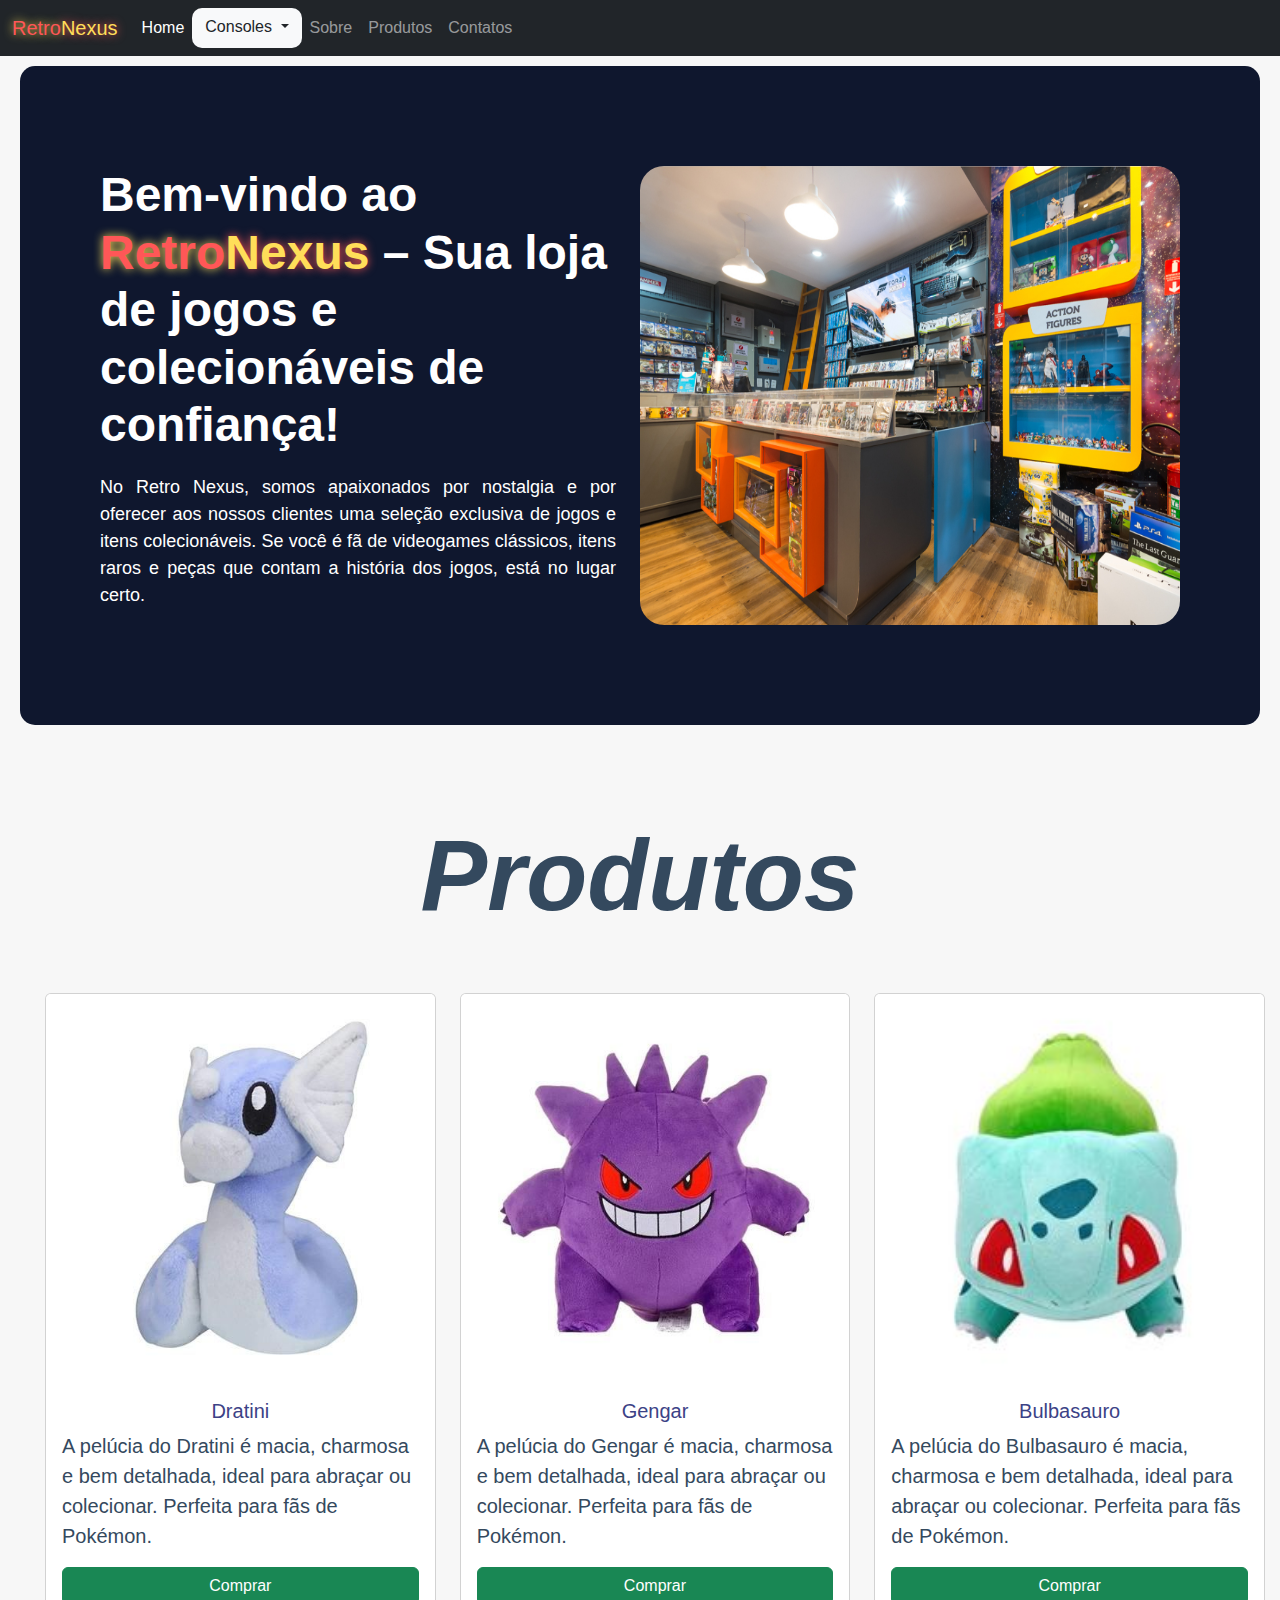
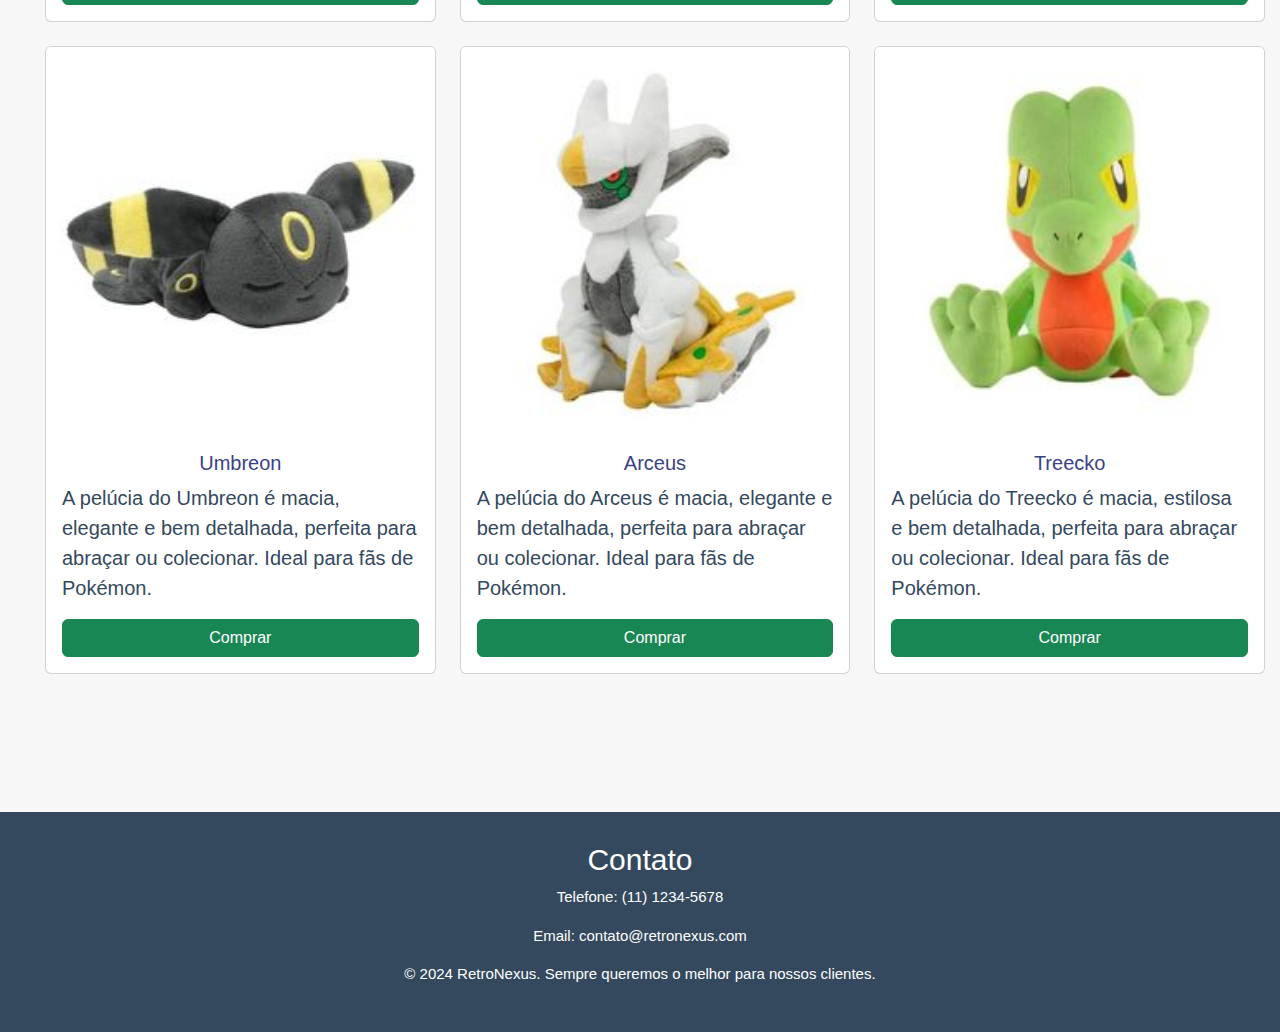
<file: index.html>
<!DOCTYPE html>
<html lang="pt-BR">
<head>
    <meta charset="UTF-8">
    <meta name="viewport" content="width=device-width, initial-scale=1.0">

    <!-- Icon -->
     <link rel="icon" href="assets/img/Nexus.jpg">

     <!-- Bootstrapp -->
     <link href="https://cdn.jsdelivr.net/npm/bootstrap@5.3.3/dist/css/bootstrap.min.css" rel="stylesheet" integrity="sha384-QWTKZyjpPEjISv5WaRU9OFeRpok6YctnYmDr5pNlyT2bRjXh0JMhjY6hW+ALEwIH" crossorigin="anonymous" />
    
    <!-- Folha de Estilo -->
    <link rel="stylesheet" href="css/style.css"> 

     <title>RetroNexus</title>
</head>
<body>
    <header>
        <nav class="navbar navbar-expand-lg navbar-dark bg-dark">
            <div class="container-fluid">
              <a class="navbar-brand" href="#"><span class="span1">Retro</span><span class="span2">Nexus</span></a>
              <button class="navbar-toggler" type="button" data-bs-toggle="collapse" data-bs-target="#navbarNav" aria-controls="navbarNav" aria-expanded="false" aria-label="Toggle navigation">
                <span class="navbar-toggler-icon"></span>
              </button>
              <div class="collapse navbar-collapse" id="navbarNav">
                <ul class="navbar-nav">
                  <li class="nav-item">
                    <a class="nav-link active" aria-current="page" href="index.html">Home</a>
                  </li>
                  <div class="dropdown navbar-dark bg-light">
                    <button class="btn  dropdown-toggle" type="button" id="dropdownMenuButton1" data-bs-toggle="dropdown" aria-expanded="false">
                      Consoles
                    </button>
                    <ul class="dropdown-menu" aria-labelledby="dropdownMenuButton1">
                      <li><a class="dropdown-item" href="links/xbox/index.html">Xbox</a></li>
                      <li><a class="dropdown-item" href="links/play/index.html">Playstation</a></li>
                      <li><a class="dropdown-item" href="links/nintendo/index.html">Nintendo</a></li>
                    </ul>
                  </div>
                  <li class="nav-item">
                    <a class="nav-link" href="#sobre-nos">Sobre</a>
                  </li>
                  <li class="nav-item">
                    <a class="nav-link" href="#produtos">Produtos</a>
                  </li>
                  <li class="nav-item">
                    <a class="nav-link" href="#contatos">Contatos</a>
                  </li>

                </ul>
              </div>
            </div>
          </nav>
    </header>

      <!-- Aqui começa sobre nós -->
  <section class="sobre-nos d-flex gap-4" id="sobre-nos">
    <div class="container-texto">
      <h1>
        Bem-vindo ao <span class="span1">Retro</span><span class="span2">Nexus</span> – Sua loja de jogos e colecionáveis de confiança!
      </h1>
      <p>
        No Retro Nexus, somos apaixonados por nostalgia e por oferecer aos nossos clientes uma seleção exclusiva de jogos e itens colecionáveis. Se você é fã de videogames clássicos, itens raros e peças que contam a história dos jogos, está no lugar certo.
      </p>

    </div>
    <img class="loja"  src="assets/img/loja.jpg" alt="interior Retro Nexus" />
  </section>

  <!-- Aqui acabou Sobre-nós -->

  <!-- Aqui começa  produtos-->
   <section class="produto-cor">
    <h2 class="text-center mb-4" id="produtos">Produtos</h2>
    <div class="container-produtos my-5">
    <div class="row g-4">
      <!-- Produto 1 -->
      <div class="col-md-4">
        <div class="card h-100">
          <img src="assets/img/dratini.jpg" class="card-img-top" alt="Pelúcia do Dratini">
          <div class="card-body">
            <h5 class="card-title">Dratini</h5>
            <p class="card-text">
              A pelúcia do Dratini é macia, charmosa e bem detalhada, ideal para abraçar ou colecionar. Perfeita para fãs de Pokémon.</p>
            <button class="btn btn-success w-100">Comprar</button>
          </div>
        </div>
      </div>
      <!-- Produto 2 -->
      <div class="col-md-4">
        <div class="card h-100">
          <img src="assets/img/Gengar.jpg" class="card-img-top" alt="Pelúcia do Gengar">
          <div class="card-body">
            <h5 class="card-title">Gengar</h5>
            <p class="card-text">A pelúcia do Gengar é macia, charmosa e bem detalhada, ideal para abraçar ou colecionar. Perfeita para fãs de Pokémon.</p>
            <button class="btn btn-success w-100">Comprar</button>
          </div>
        </div>
      </div>
      <!-- Produto 3 -->
      <div class="col-md-4">
        <div class="card h-100">
          <img src="assets/img/Bulbasauro.jpg" class="card-img-top" alt="Pelúcia do Bulbasauro">
          <div class="card-body">
            <h5 class="card-title">Bulbasauro</h5>
            <p class="card-text">A pelúcia do Bulbasauro é macia, charmosa e bem detalhada, ideal para abraçar ou colecionar. Perfeita para fãs de Pokémon.</p>
            <button class="btn btn-success w-100">Comprar</button>
          </div>
        </div>
      </div>
      <!-- Produto 4 -->
      <div class="col-md-4">
        <div class="card h-100">
          <img src="assets/img/Umbreon.jpg" class="card-img-top" alt="Pelúcia do Umbreon">
          <div class="card-body">
            <h5 class="card-title">Umbreon</h5>
            <p class="card-text">A pelúcia do Umbreon é macia, elegante e bem detalhada, perfeita para abraçar ou colecionar. Ideal para fãs de Pokémon.</p>
            <button class="btn btn-success w-100">Comprar</button>
          </div>
        </div>
      </div>
      <!-- Produto 5 -->
      <div class="col-md-4">
        <div class="card h-100">
          <img src="assets/img/Arceus.jpg" class="card-img-top" alt="Pelúcia do Arceus">
          <div class="card-body">
            <h5 class="card-title">Arceus</h5>
            <p class="card-text">A pelúcia do Arceus é macia, elegante e bem detalhada, perfeita para abraçar ou colecionar. Ideal para fãs de Pokémon.</p>
            <button class="btn btn-success w-100">Comprar</button>
          </div>
        </div>
      </div>
      <!-- Produto 6 -->
      <div class="col-md-4">
        <div class="card h-100">
          <img src="assets/img/Trecko.jpg" class="card-img-top" alt="Pelúcia do Treecko">
          <div class="card-body">
            <h5 class="card-title">Treecko</h5>
            <p class="card-text">A pelúcia do Treecko é macia, estilosa e bem detalhada, perfeita para abraçar ou colecionar. Ideal para fãs de Pokémon.</p>
            <button class="btn btn-success w-100">Comprar</button>
          </div>
        </div>
      </div>
    </div>
  </div>


</section>

<footer id="contatos">
        <h5 class="footer">Contato</h5>
        <div class="conto">
        <p>Telefone: (11) 1234-5678</p>
        <p>Email: contato@retronexus.com</p>
        </div>
    <div class="conto">
      <p>&copy; 2024 RetroNexus. Sempre queremos o melhor para nossos clientes.</p>
    </div>
</footer>


  <script src="https://cdn.jsdelivr.net/npm/@popperjs/core@2.11.6/dist/umd/popper.min.js"></script>
  <script src="https://cdn.jsdelivr.net/npm/bootstrap@5.3.3/dist/js/bootstrap.bundle.min.js" integrity="sha384-YvpcrYf0tY3lHB60NNkmXc5s9fDVZLESaAA55NDzOxhy9GkcIdslK1eN7N6jIeHz" crossorigin="anonymous"></script>
</body>
</html>
</file>
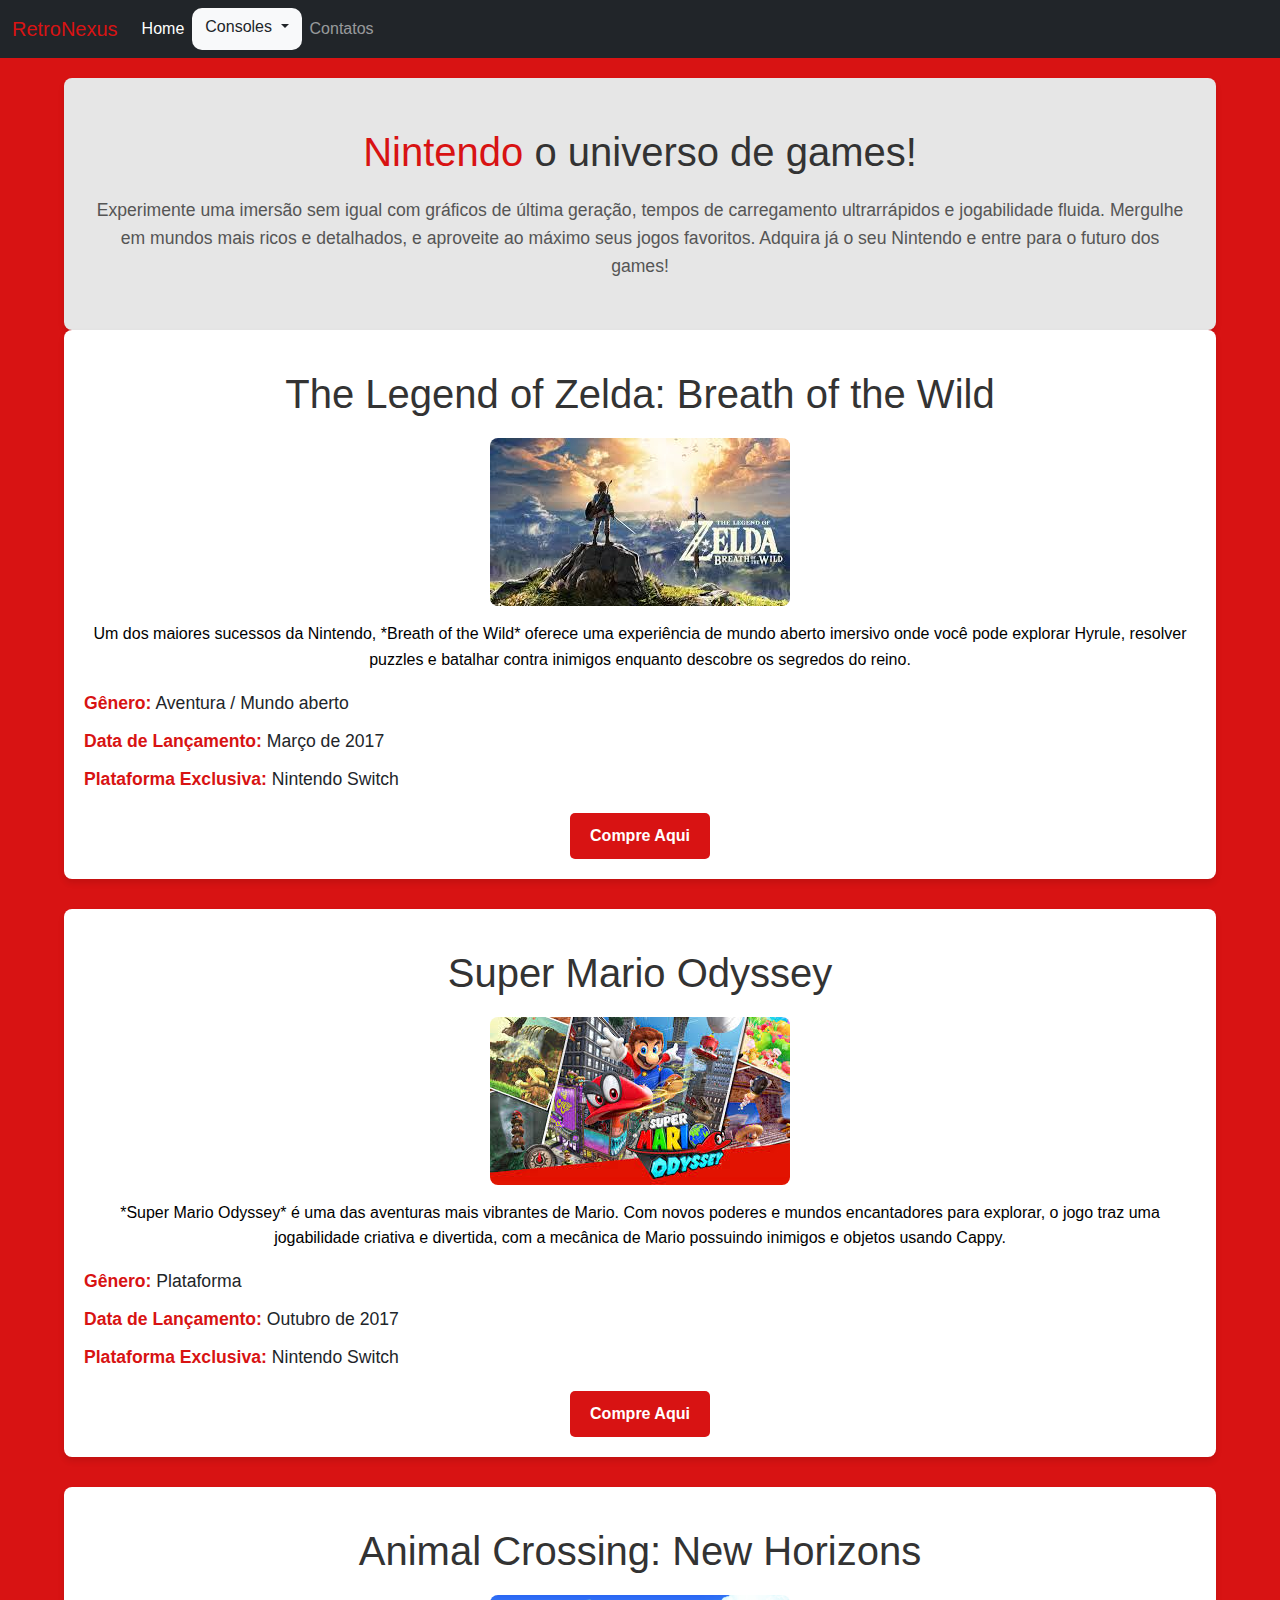
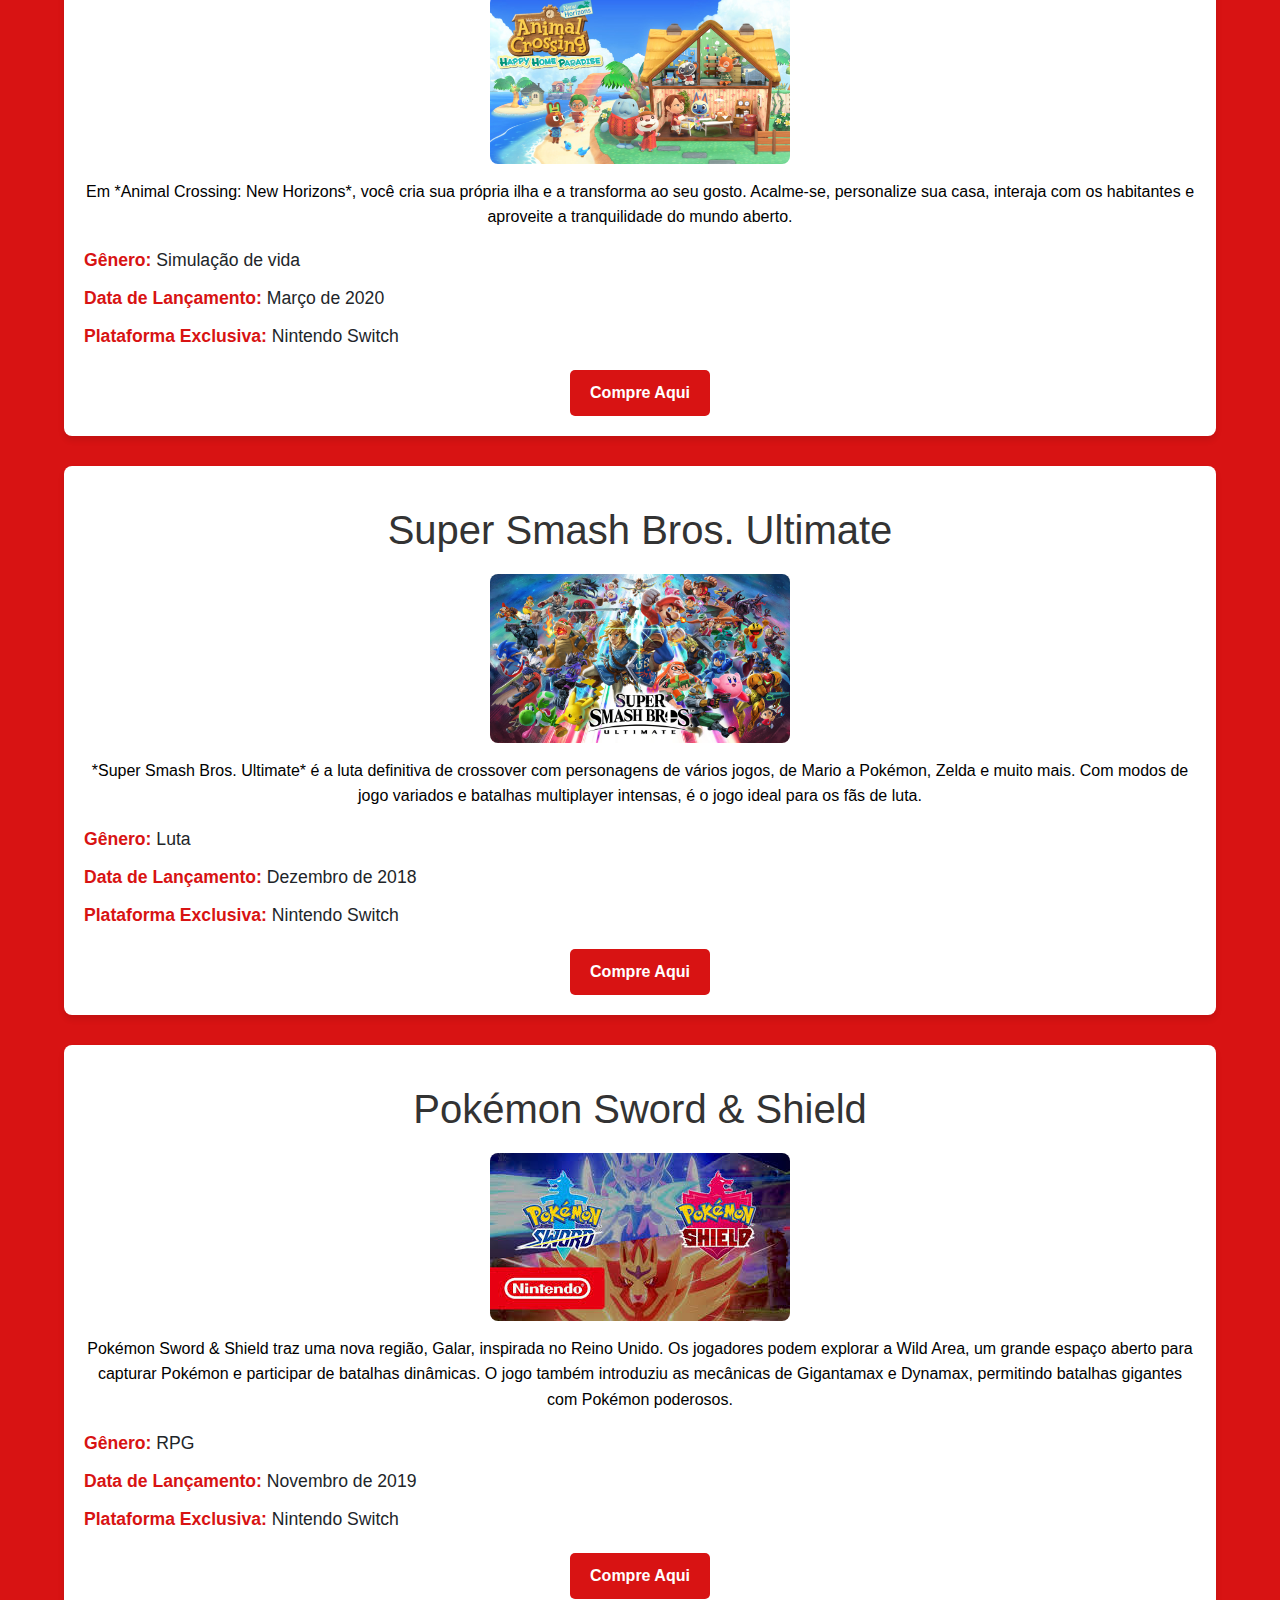
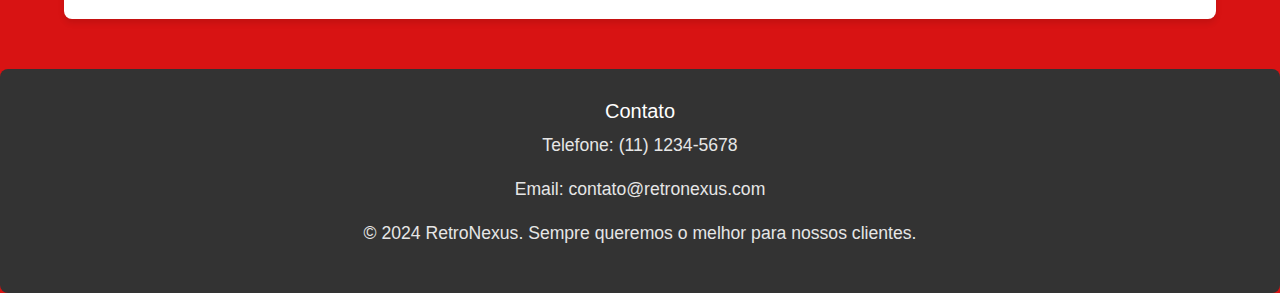
<file: links/nintendo/index.html>
<!DOCTYPE html>
<html lang="pt-br">
<head>
  <meta charset="UTF-8">
  <meta name="viewport" content="width=device-width, initial-scale=1.0">
        <!-- Icon -->
        <link rel="icon" href="img/Nexus.jpg">

        <!-- Bootstrapp -->
        <link href="https://cdn.jsdelivr.net/npm/bootstrap@5.3.3/dist/css/bootstrap.min.css" rel="stylesheet" integrity="sha384-QWTKZyjpPEjISv5WaRU9OFeRpok6YctnYmDr5pNlyT2bRjXh0JMhjY6hW+ALEwIH" crossorigin="anonymous" />
       
    <!-- folha de estilo -->
    <link rel="stylesheet" href="style.css">
  <title>Retro Nexus</title>
</head>
<body>
  <header>
    <nav class="navbar navbar-expand-lg navbar-dark bg-dark">
        <div class="container-fluid">
          <a class="navbar-brand" href="#"><span class="span1">Retro</span><span class="span2">Nexus</span></a>
          <button class="navbar-toggler" type="button" data-bs-toggle="collapse" data-bs-target="#navbarNav" aria-controls="navbarNav" aria-expanded="false" aria-label="Toggle navigation">
            <span class="navbar-toggler-icon"></span>
          </button>
          <div class="collapse navbar-collapse" id="navbarNav">
            <ul class="navbar-nav">
              <li class="nav-item">
                <a class="nav-link active" aria-current="page" href="../../index.html">Home</a>
              </li>
              <div class="dropdown navbar-dark bg-light">
                <button class="btn  dropdown-toggle" type="button" id="dropdownMenuButton1" data-bs-toggle="dropdown" aria-expanded="false">
                  Consoles
                </button>
                <ul class="dropdown-menu" aria-labelledby="dropdownMenuButton1">
                  <li><a class="dropdown-item" href="../xbox/index.html">Xbox</a></li>
                  <li><a class="dropdown-item" href="../play/index.html">Playstation</a></li>
                  <li><a class="dropdown-item" href="index.html">Nintendo</a></li>
                </ul>
              </div>
              <li class="nav-item">
                <a class="nav-link" href="#contatos">Contatos</a>
              </li>

            </ul>
          </div>
        </div>
      </nav>
</header>
  <main>

    <!-- Seção Nintendo -->
    <section id="nintendo">
      <h2><span>Nintendo</span> o universo de games! </h2>
      <p class="p-produtos">Experimente uma imersão sem igual com gráficos de última geração, tempos de carregamento ultrarrápidos e jogabilidade fluida. Mergulhe em mundos mais ricos e detalhados, e aproveite ao máximo seus jogos favoritos. Adquira já o seu Nintendo e entre para o futuro dos games!</p>
    </section>

    <!-- Seção The Legend of Zelda: Breath of the Wild -->
    <section class="produto" >
      <h2>The Legend of Zelda: Breath of the Wild</h2>
      <img src="img/zelda.jpg" alt="Imagem do jogo The Legend of Zelda: Breath of the Wild com Link explorando o mundo">
      <p class="p-produtos">Um dos maiores sucessos da Nintendo, *Breath of the Wild* oferece uma experiência de mundo aberto imersivo onde você pode explorar Hyrule, resolver puzzles e batalhar contra inimigos enquanto descobre os segredos do reino.</p>
      <ul>
        <li><strong>Gênero:</strong> Aventura / Mundo aberto</li>
        <li><strong>Data de Lançamento:</strong> Março de 2017</li>
        <li><strong>Plataforma Exclusiva:</strong> Nintendo Switch</li>
      </ul>
      <a href="https://www.nintendo.com/games/detail/zelda-breath-of-the-wild-switch/" class="btn-comprar">Compre Aqui</a>
    </section>

    <!-- Seção Super Mario Odyssey -->
    <section class="produto" >
      <h2>Super Mario Odyssey</h2>
      <img src="img/mario.jpg" alt="Imagem do Super Mario Odyssey com Mario e Cappy em uma das várias aventuras do jogo">
      <p class="p-produtos" >*Super Mario Odyssey* é uma das aventuras mais vibrantes de Mario. Com novos poderes e mundos encantadores para explorar, o jogo traz uma jogabilidade criativa e divertida, com a mecânica de Mario possuindo inimigos e objetos usando Cappy.</p>
      <ul>
        <li><strong>Gênero:</strong> Plataforma</li>
        <li><strong>Data de Lançamento:</strong> Outubro de 2017</li>
        <li><strong>Plataforma Exclusiva:</strong> Nintendo Switch</li>
      </ul>
      <a href="https://www.nintendo.com/games/detail/super-mario-odyssey-switch/" class="btn-comprar">Compre Aqui</a>
    </section>

    <!-- Seção Animal Crossing: New Horizons -->
    <section class="produto" >
      <h2>Animal Crossing: New Horizons</h2>
      <img src="img/animal.jpg" alt="Imagem do jogo Animal Crossing com o personagem principal decorando sua ilha">
      <p class="p-produtos">Em *Animal Crossing: New Horizons*, você cria sua própria ilha e a transforma ao seu gosto. Acalme-se, personalize sua casa, interaja com os habitantes e aproveite a tranquilidade do mundo aberto.</p>
      <ul>
        <li><strong>Gênero:</strong> Simulação de vida</li>
        <li><strong>Data de Lançamento:</strong> Março de 2020</li>
        <li><strong>Plataforma Exclusiva:</strong> Nintendo Switch</li>
      </ul>
      <a href="https://www.nintendo.com/games/detail/animal-crossing-new-horizons-switch/" class="btn-comprar">Compre Aqui</a>
    </section>

    <!-- Seção Super Smash Bros. Ultimate -->
    <section class="produto" >
      <h2>Super Smash Bros. Ultimate</h2>
      <img src="img/super.jpg" alt="Imagem do Super Smash Bros. Ultimate com vários personagens lutando">
      <p class="p-produtos">*Super Smash Bros. Ultimate* é a luta definitiva de crossover com personagens de vários jogos, de Mario a Pokémon, Zelda e muito mais. Com modos de jogo variados e batalhas multiplayer intensas, é o jogo ideal para os fãs de luta.</p>
      <ul>
        <li><strong>Gênero:</strong> Luta</li>
        <li><strong>Data de Lançamento:</strong> Dezembro de 2018</li>
        <li><strong>Plataforma Exclusiva:</strong> Nintendo Switch</li>
      </ul>
      <a href="https://www.nintendo.com/games/detail/super-smash-bros-ultimate-switch/" class="btn-comprar">Compre Aqui</a>
    </section>

    <!-- Seção Pokémon Sword & Shield -->
    <section class="produto" >
      <h2>Pokémon Sword & Shield</h2>
      <img src="img/pokemon.jpg" alt="Imagem do Pokémon Sword & Shield com personagens e Pokémon no cenário de Galar">
      <p class="p-produtos">Pokémon Sword & Shield traz uma nova região, Galar, inspirada no Reino Unido. Os jogadores podem explorar a Wild Area, um grande espaço aberto para capturar Pokémon e participar de batalhas dinâmicas. O jogo também introduziu as mecânicas de Gigantamax e Dynamax, permitindo batalhas gigantes com Pokémon poderosos.</p>
      <ul>
        <li><strong>Gênero:</strong> RPG</li>
        <li><strong>Data de Lançamento:</strong> Novembro de 2019</li>
        <li><strong>Plataforma Exclusiva:</strong> Nintendo Switch</li>
      </ul>
      <a href="https://www.nintendo.com/games/detail/pokemon-sword-switch/" class="btn-comprar">Compre Aqui</a>
    </section>

  </main>

  <!-- Rodapé -->
  <footer id="contatos">
    <h5 class="footer">Contato</h5>
    <div class="conto">
    <p>Telefone: (11) 1234-5678</p>
    <p>Email: contato@retronexus.com</p>
    </div>
<div class="conto">
  <p>&copy; 2024 RetroNexus. Sempre queremos o melhor para nossos clientes.</p>
</div>
</footer>


<script src="https://cdn.jsdelivr.net/npm/@popperjs/core@2.11.6/dist/umd/popper.min.js"></script>
<script src="https://cdn.jsdelivr.net/npm/bootstrap@5.3.3/dist/js/bootstrap.bundle.min.js" integrity="sha384-YvpcrYf0tY3lHB60NNkmXc5s9fDVZLESaAA55NDzOxhy9GkcIdslK1eN7N6jIeHz" crossorigin="anonymous"></script>
</body>
</html>
</file>
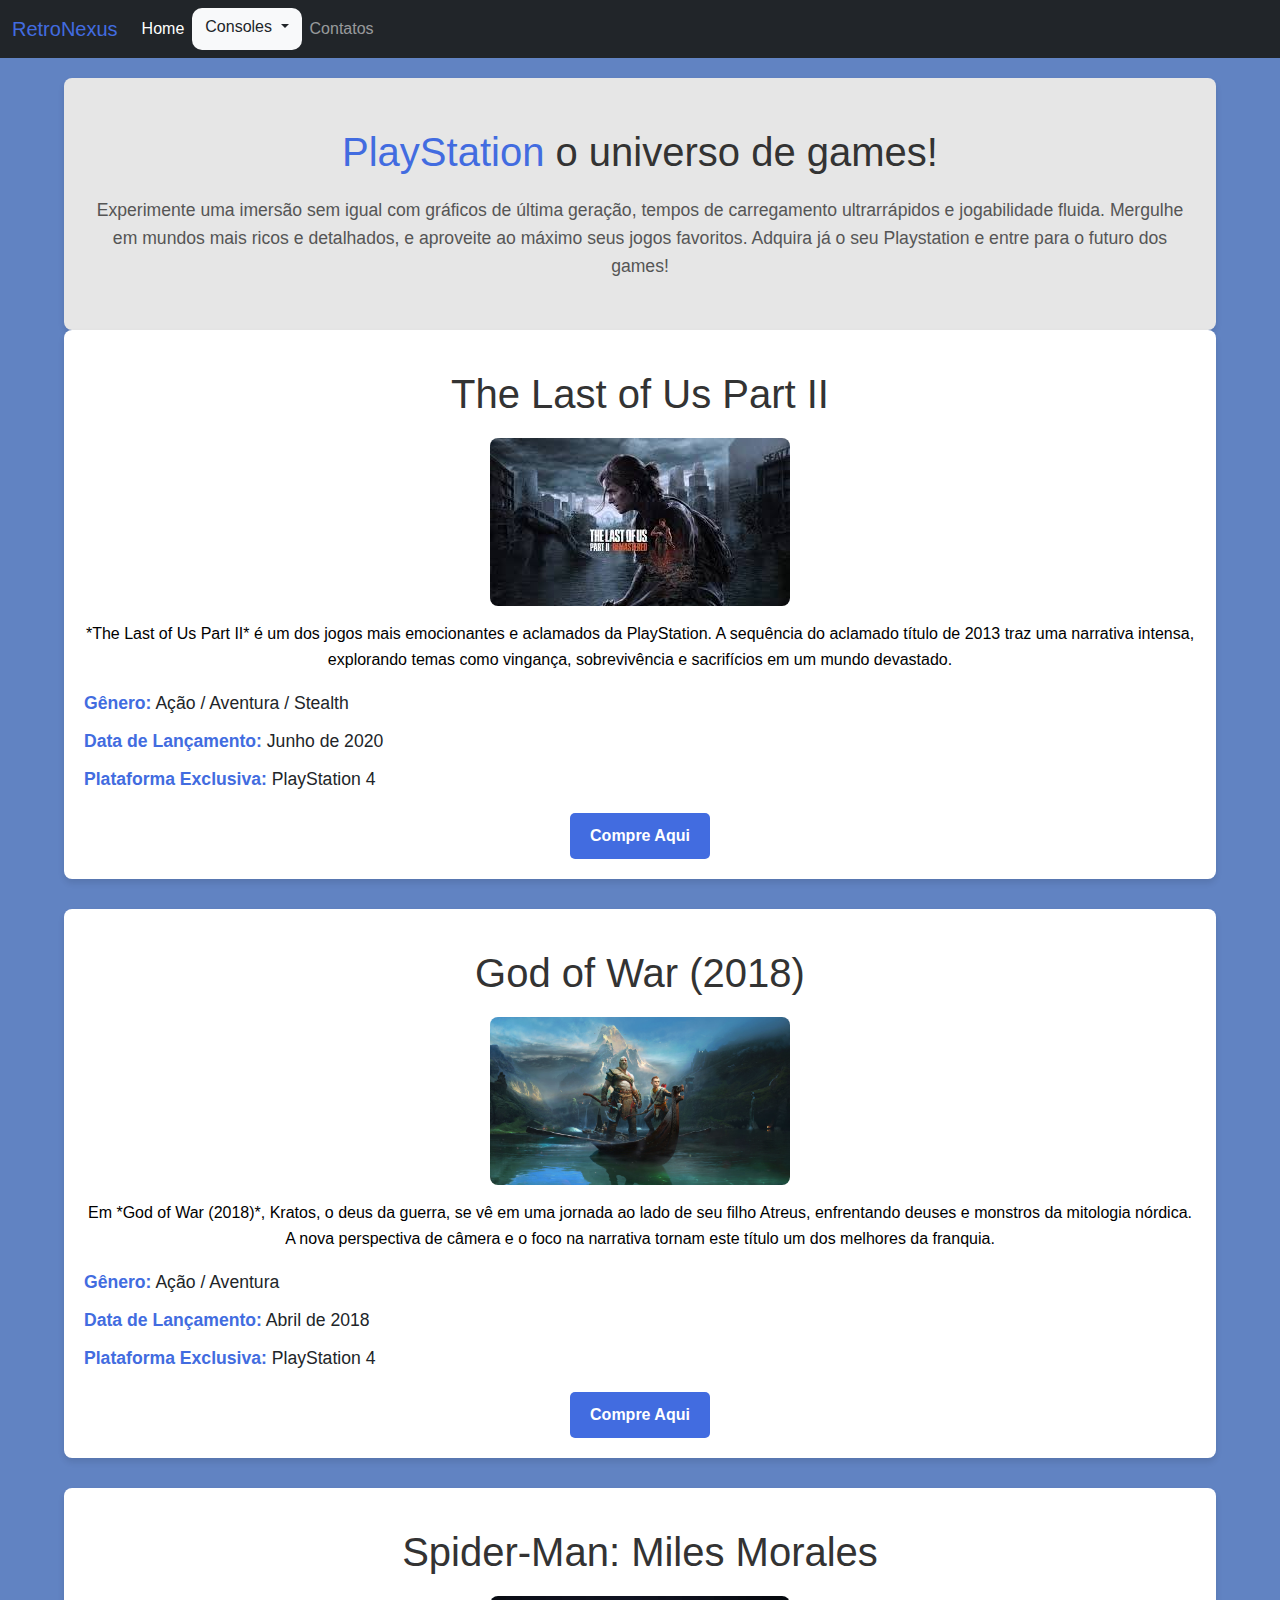
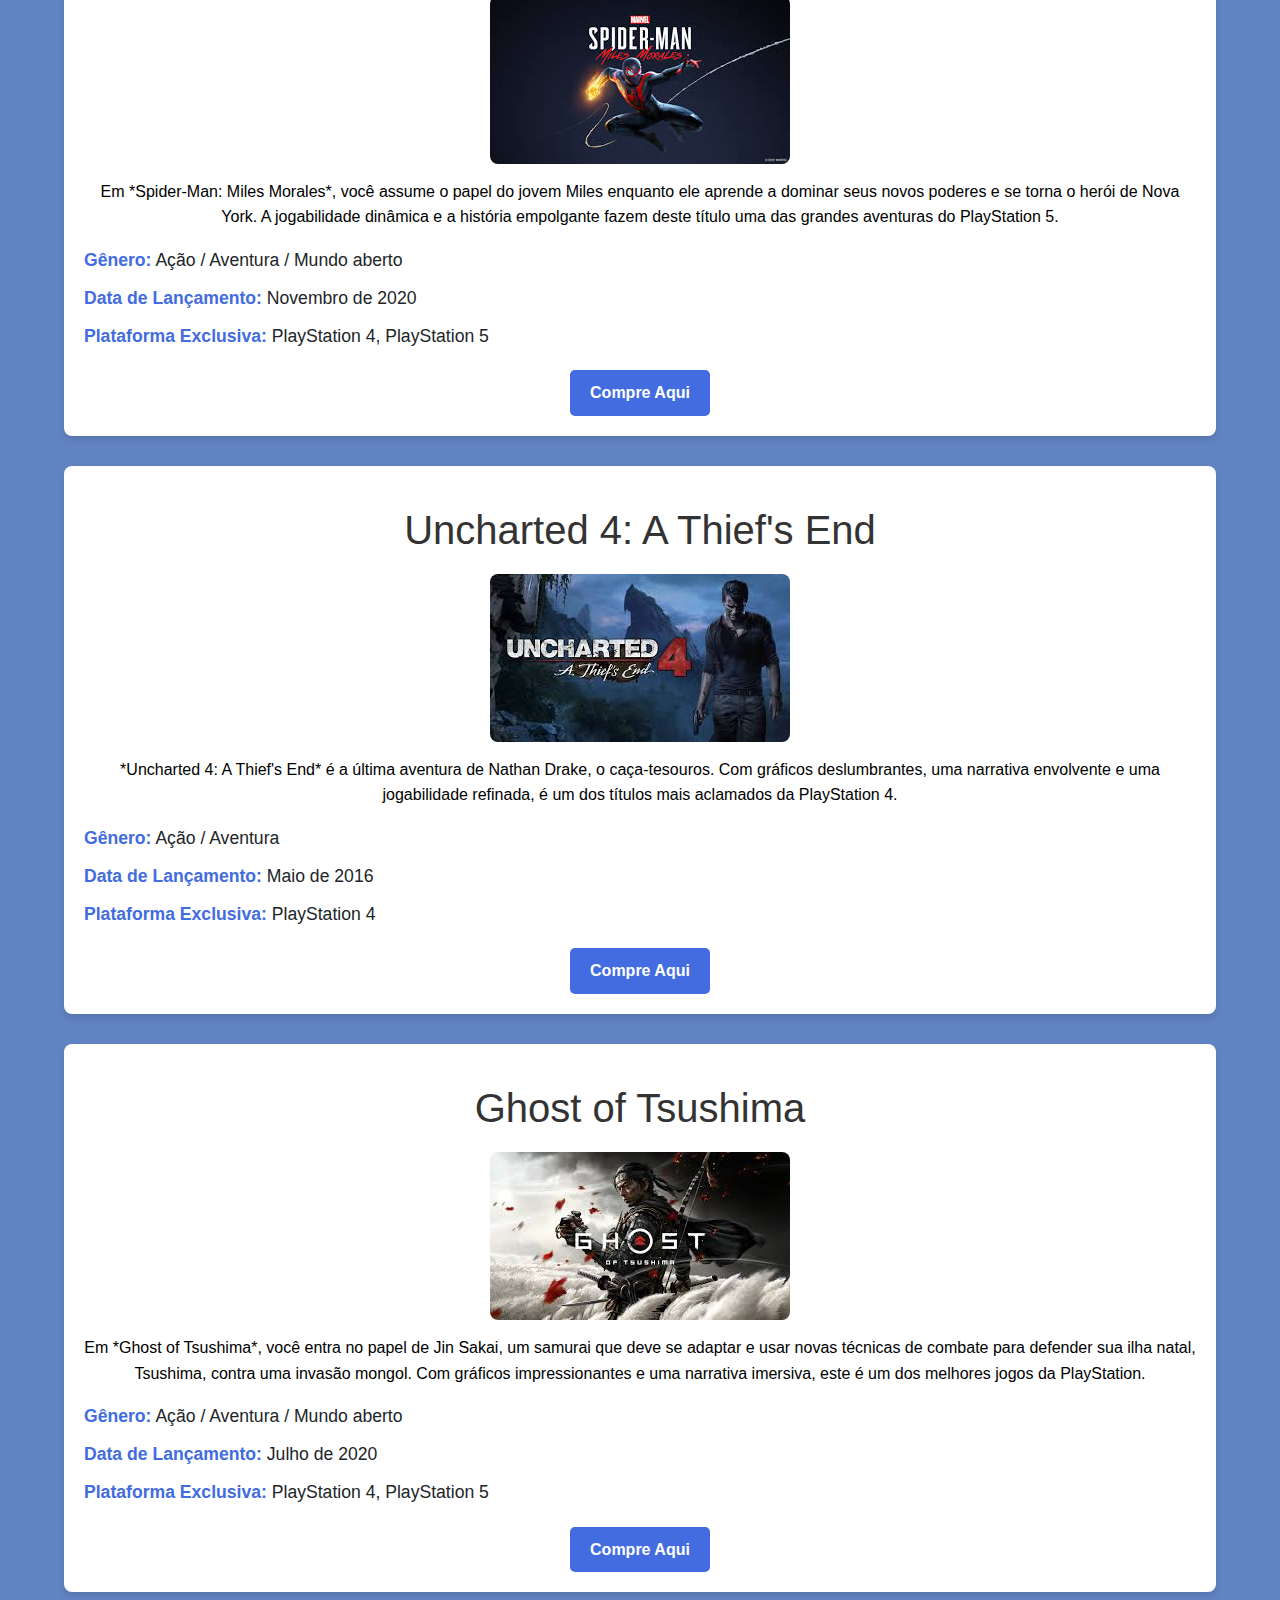
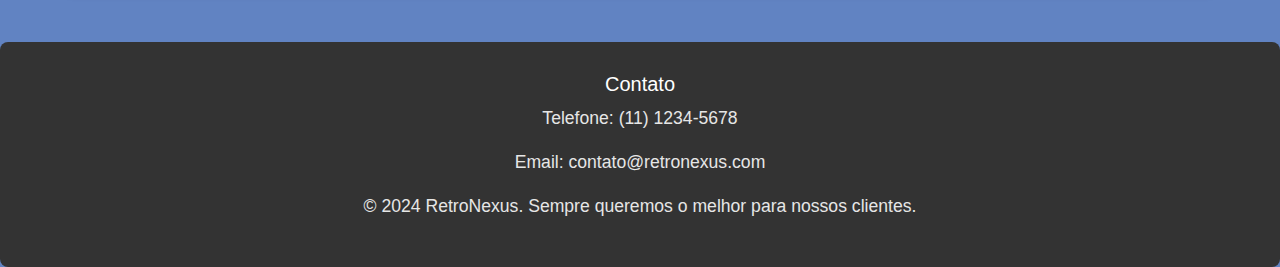
<file: links/play/index.html>
<!DOCTYPE html>
<html lang="pt-br">
<head>
  <meta charset="UTF-8">
  <meta name="viewport" content="width=device-width, initial-scale=1.0">
  
      <!-- Icon -->
      <link rel="icon" href="img/Nexus.jpg">

      <!-- Bootstrapp -->
      <link href="https://cdn.jsdelivr.net/npm/bootstrap@5.3.3/dist/css/bootstrap.min.css" rel="stylesheet" integrity="sha384-QWTKZyjpPEjISv5WaRU9OFeRpok6YctnYmDr5pNlyT2bRjXh0JMhjY6hW+ALEwIH" crossorigin="anonymous" />
     
  <!-- folha de estilo -->
  <link rel="stylesheet" href="style.css">
  <title>Retro Nexus</title>
</head>
<body>
  <header>
    <nav class="navbar navbar-expand-lg navbar-dark bg-dark">
        <div class="container-fluid">
          <a class="navbar-brand" href="#"><span class="span1">Retro</span><span class="span2">Nexus</span></a>
          <button class="navbar-toggler" type="button" data-bs-toggle="collapse" data-bs-target="#navbarNav" aria-controls="navbarNav" aria-expanded="false" aria-label="Toggle navigation">
            <span class="navbar-toggler-icon"></span>
          </button>
          <div class="collapse navbar-collapse" id="navbarNav">
            <ul class="navbar-nav">
              <li class="nav-item">
                <a class="nav-link active" aria-current="page" href="../../index.html">Home</a>
              </li>
              <div class="dropdown navbar-dark bg-light">
                <button class="btn  dropdown-toggle" type="button" id="dropdownMenuButton1" data-bs-toggle="dropdown" aria-expanded="false">
                  Consoles
                </button>
                <ul class="dropdown-menu" aria-labelledby="dropdownMenuButton1">
                  <li><a class="dropdown-item" href="../xbox/index.html">Xbox</a></li>
                  <li><a class="dropdown-item" href="index.html">Playstation</a></li>
                  <li><a class="dropdown-item" href="../nintendo/index.html">Nintendo</a></li>
                </ul>
              </div>
              <li class="nav-item">
                <a class="nav-link" href="#contatos">Contatos</a>
              </li>

            </ul>
          </div>
        </div>
      </nav>
</header>

  <main>

    <!-- Seção PlayStation -->
    <section id="playstation">
      <h2><span>PlayStation</span> o universo de games! </h2>
      <p>Experimente uma imersão sem igual com gráficos de última geração, tempos de carregamento ultrarrápidos e jogabilidade fluida. Mergulhe em mundos mais ricos e detalhados, e aproveite ao máximo seus jogos favoritos. Adquira já o seu Playstation e entre para o futuro dos games!</p>
    </section>

    <!-- Seção The Last of Us Part II -->
    <section class="produto" >
      <h2>The Last of Us Part II</h2>
      <img src="img/the last.jpg" alt="Imagem do jogo The Last of Us Part II com Ellie e o mundo pós-apocalíptico">
      <p class="p-produtos">*The Last of Us Part II* é um dos jogos mais emocionantes e aclamados da PlayStation. A sequência do aclamado título de 2013 traz uma narrativa intensa, explorando temas como vingança, sobrevivência e sacrifícios em um mundo devastado.</p>
      <ul>
        <li><strong>Gênero:</strong> Ação / Aventura / Stealth</li>
        <li><strong>Data de Lançamento:</strong> Junho de 2020</li>
        <li><strong>Plataforma Exclusiva:</strong> PlayStation 4</li>
      </ul>
      <a href="https://www.playstation.com/pt-br/games/the-last-of-us-part-ii/" class="btn-comprar">Compre Aqui</a>
    </section>

    <!-- Seção God of War (2018) -->
    <section class="produto">
      <h2>God of War (2018)</h2>
      <img src="img/god-of-war.jpg" alt="Imagem do jogo God of War com Kratos e Atreus lutando em um cenário nórdico">
      <p class="p-produtos">Em *God of War (2018)*, Kratos, o deus da guerra, se vê em uma jornada ao lado de seu filho Atreus, enfrentando deuses e monstros da mitologia nórdica. A nova perspectiva de câmera e o foco na narrativa tornam este título um dos melhores da franquia.</p>
      <ul>
        <li><strong>Gênero:</strong> Ação / Aventura</li>
        <li><strong>Data de Lançamento:</strong> Abril de 2018</li>
        <li><strong>Plataforma Exclusiva:</strong> PlayStation 4</li>
      </ul>
      <a href="https://www.playstation.com/pt-br/games/god-of-war/" class="btn-comprar">Compre Aqui</a>
    </section>

    <!-- Seção Spider-Man: Miles Morales -->
    <section class="produto" >
      <h2>Spider-Man: Miles Morales</h2>
      <img src="img/spider-man.jpg" alt="Imagem do jogo Spider-Man: Miles Morales com Miles em ação no skyline de Nova York">
      <p class="p-produtos">Em *Spider-Man: Miles Morales*, você assume o papel do jovem Miles enquanto ele aprende a dominar seus novos poderes e se torna o herói de Nova York. A jogabilidade dinâmica e a história empolgante fazem deste título uma das grandes aventuras do PlayStation 5.</p>
      <ul>
        <li><strong>Gênero:</strong> Ação / Aventura / Mundo aberto</li>
        <li><strong>Data de Lançamento:</strong> Novembro de 2020</li>
        <li><strong>Plataforma Exclusiva:</strong> PlayStation 4, PlayStation 5</li>
      </ul>
      <a href="https://www.playstation.com/pt-br/games/marvels-spider-man-miles-morales/" class="btn-comprar">Compre Aqui</a>
    </section>

    <!-- Seção Uncharted 4: A Thief's End -->
    <section class="produto" >
      <h2>Uncharted 4: A Thief's End</h2>
      <img src="img/uncharted.jpg" alt="Imagem do jogo Uncharted 4 com Nathan Drake em ação em uma busca por tesouros">
      <p class="p-produtos">*Uncharted 4: A Thief's End* é a última aventura de Nathan Drake, o caça-tesouros. Com gráficos deslumbrantes, uma narrativa envolvente e uma jogabilidade refinada, é um dos títulos mais aclamados da PlayStation 4.</p>
      <ul>
        <li><strong>Gênero:</strong> Ação / Aventura</li>
        <li><strong>Data de Lançamento:</strong> Maio de 2016</li>
        <li><strong>Plataforma Exclusiva:</strong> PlayStation 4</li>
      </ul>
      <a href="https://www.playstation.com/pt-br/games/uncharted-4-a-thiefs-end/" class="btn-comprar">Compre Aqui</a>
    </section>

    <!-- Seção Ghost of Tsushima -->
    <section class="produto" >
      <h2>Ghost of Tsushima</h2>
      <img src="img/ghost.jpg" alt="Imagem do jogo Ghost of Tsushima com Jin Sakai em combate samurai">
      <p class="p-produtos">Em *Ghost of Tsushima*, você entra no papel de Jin Sakai, um samurai que deve se adaptar e usar novas técnicas de combate para defender sua ilha natal, Tsushima, contra uma invasão mongol. Com gráficos impressionantes e uma narrativa imersiva, este é um dos melhores jogos da PlayStation.</p>
      <ul>
        <li><strong>Gênero:</strong> Ação / Aventura / Mundo aberto</li>
        <li><strong>Data de Lançamento:</strong> Julho de 2020</li>
        <li><strong>Plataforma Exclusiva:</strong> PlayStation 4, PlayStation 5</li>
      </ul>
      <a href="https://www.playstation.com/pt-br/games/ghost-of-tsushima/" class="btn-comprar">Compre Aqui</a>
    </section>

  </main>

  <footer id="contatos">
    <h5 class="footer">Contato</h5>
    <div class="conto">
    <p>Telefone: (11) 1234-5678</p>
    <p>Email: contato@retronexus.com</p>
    </div>
<div class="conto">
  <p>&copy; 2024 RetroNexus. Sempre queremos o melhor para nossos clientes.</p>
</div>
</footer>



<script src="https://cdn.jsdelivr.net/npm/@popperjs/core@2.11.6/dist/umd/popper.min.js"></script>
<script src="https://cdn.jsdelivr.net/npm/bootstrap@5.3.3/dist/js/bootstrap.bundle.min.js" integrity="sha384-YvpcrYf0tY3lHB60NNkmXc5s9fDVZLESaAA55NDzOxhy9GkcIdslK1eN7N6jIeHz" crossorigin="anonymous"></script>
</body>
</html>
</file>
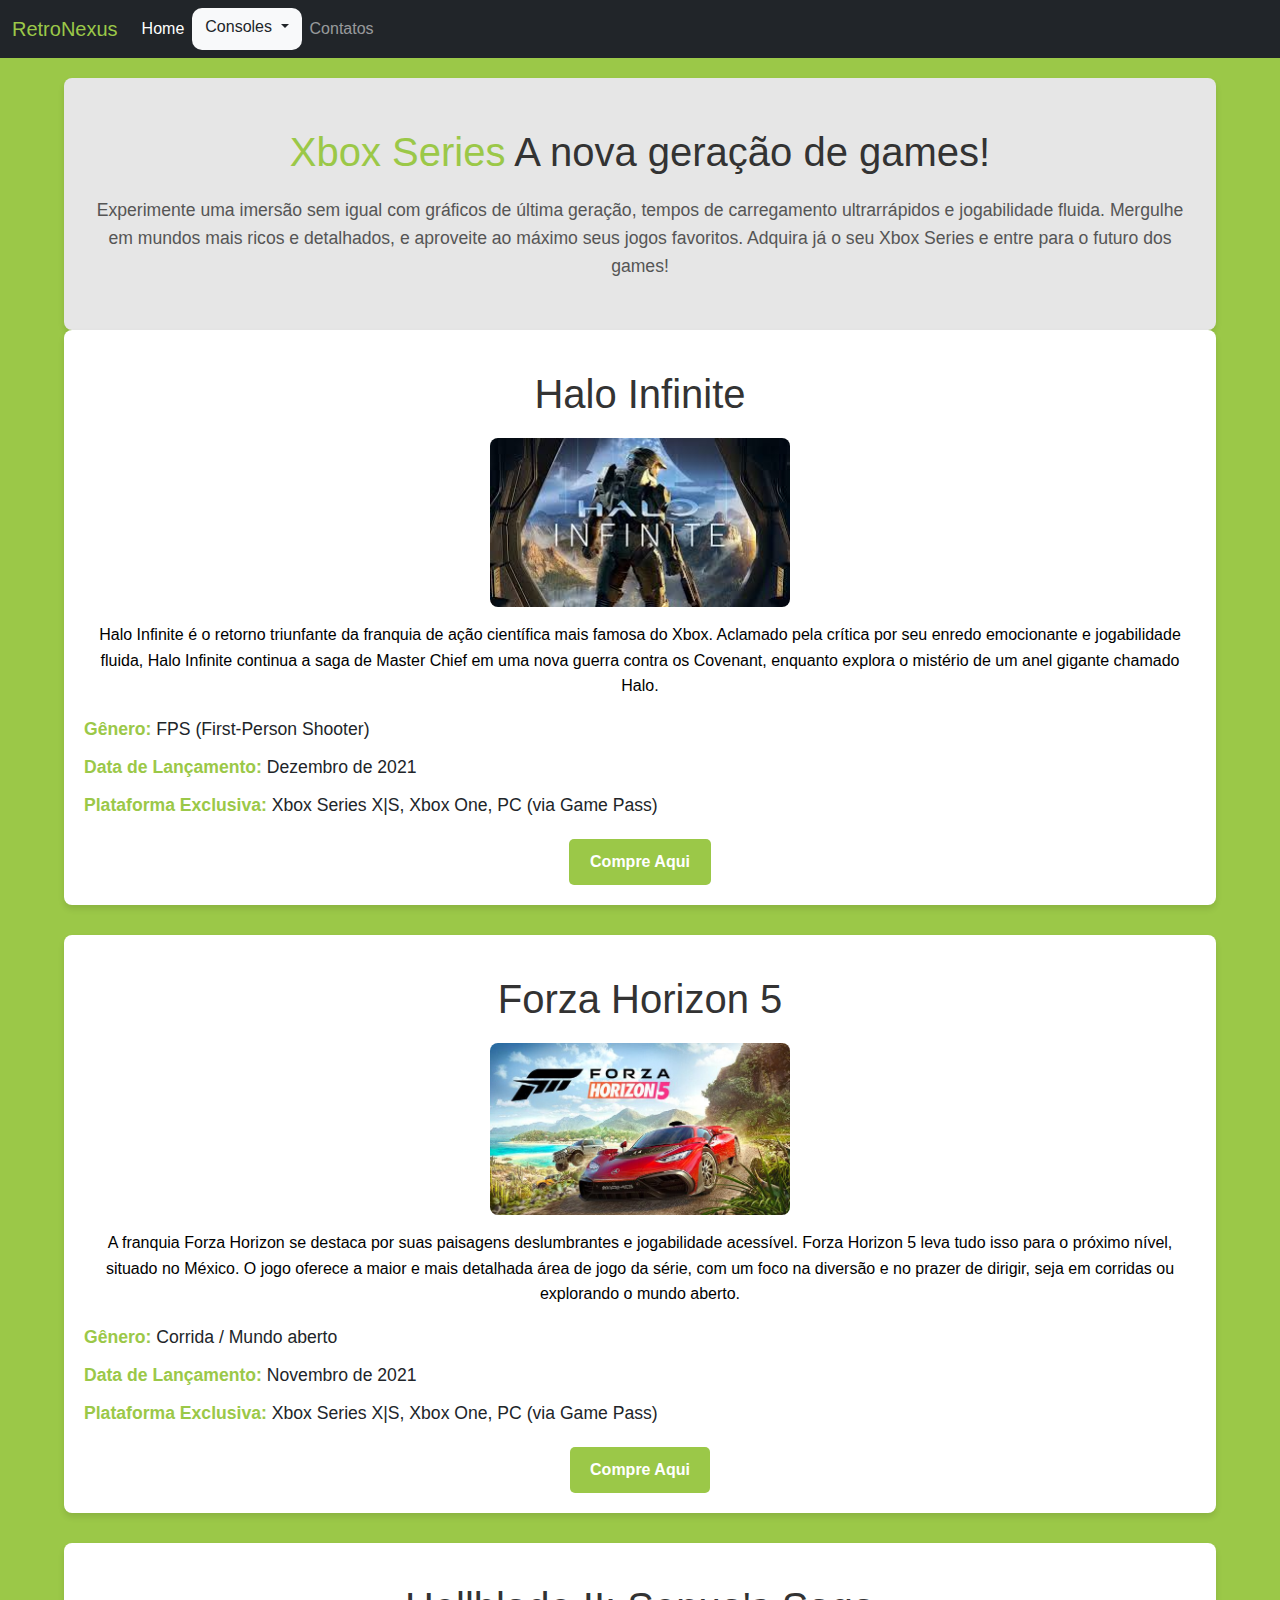
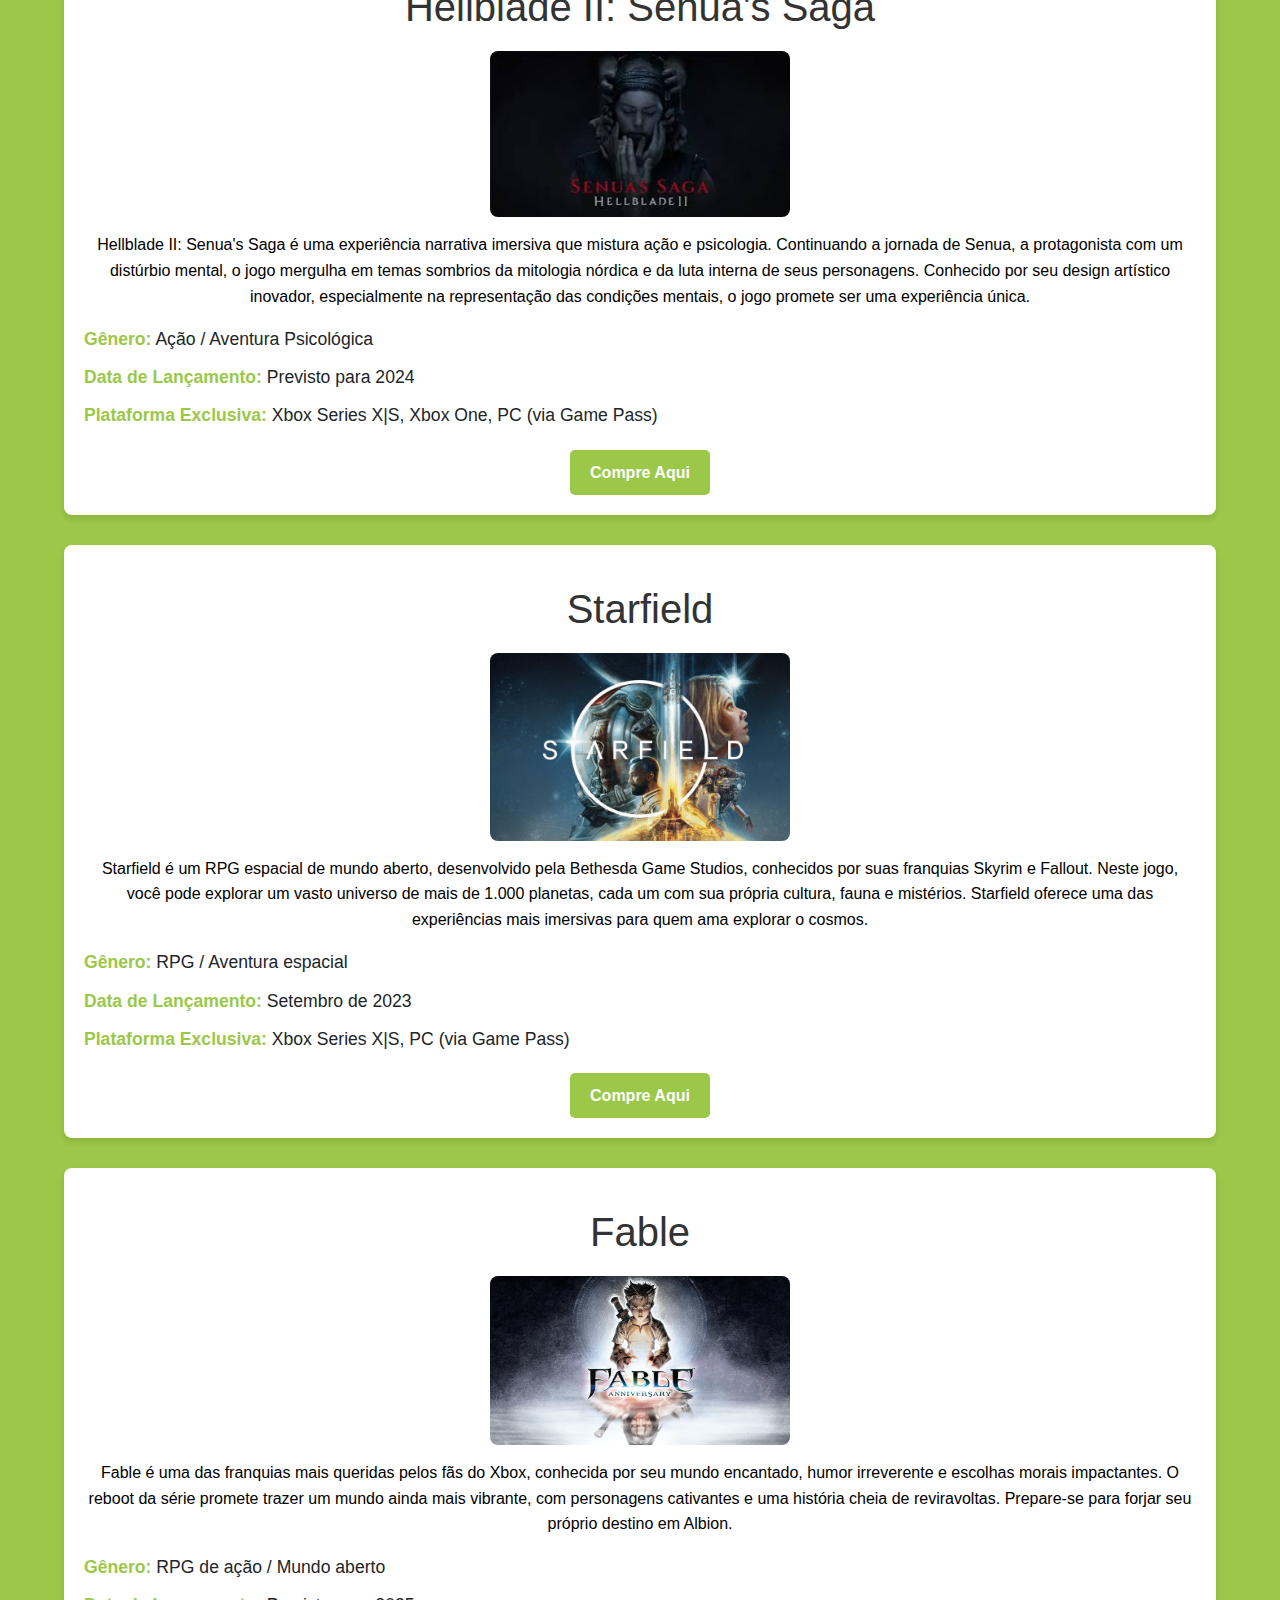
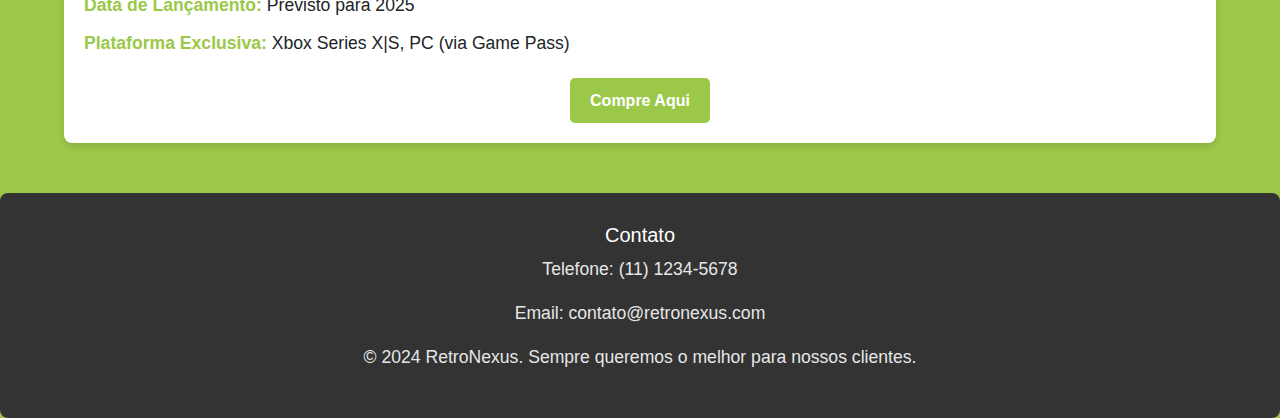
<file: links/xbox/index.html>
<!DOCTYPE html>
<html lang="pt-br">
<head>
  <meta charset="UTF-8">
  <meta name="viewport" content="width=device-width, initial-scale=1.0">

      <!-- Icon -->
      <link rel="icon" href="img/Nexus.jpg">

      <!-- Bootstrapp -->
      <link href="https://cdn.jsdelivr.net/npm/bootstrap@5.3.3/dist/css/bootstrap.min.css" rel="stylesheet" integrity="sha384-QWTKZyjpPEjISv5WaRU9OFeRpok6YctnYmDr5pNlyT2bRjXh0JMhjY6hW+ALEwIH" crossorigin="anonymous" />
     
      <!-- FOlha de estilo -->
      <link rel="stylesheet" href="style.css">
  <title>Retro Nexus</title>
</head>
<body>
  <header>
    <nav class="navbar navbar-expand-lg navbar-dark bg-dark">
        <div class="container-fluid">
          <a class="navbar-brand" href="#"><span class="span1">Retro</span><span class="span2">Nexus</span></a>
          <button class="navbar-toggler" type="button" data-bs-toggle="collapse" data-bs-target="#navbarNav" aria-controls="navbarNav" aria-expanded="false" aria-label="Toggle navigation">
            <span class="navbar-toggler-icon"></span>
          </button>
          <div class="collapse navbar-collapse" id="navbarNav">
            <ul class="navbar-nav">
              <li class="nav-item">
                <a class="nav-link active" aria-current="page" href="../../index.html">Home</a>
              </li>
              <div class="dropdown navbar-dark bg-light">
                <button class="btn  dropdown-toggle" type="button" id="dropdownMenuButton1" data-bs-toggle="dropdown" aria-expanded="false">
                  Consoles
                </button>
                <ul class="dropdown-menu" aria-labelledby="dropdownMenuButton1">
                  <li><a class="dropdown-item" href="index.html">Xbox</a></li>
                  <li><a class="dropdown-item" href="../play/index.html">Playstation</a></li>
                  <li><a class="dropdown-item" href="../nintendo/index.html">Nintendo</a></li>
                </ul>
              </div>
              <li class="nav-item">
                <a class="nav-link" href="#contatos">Contatos</a>
              </li>

            </ul>
          </div>
        </div>
      </nav>
</header>

  <main>

    <!-- Seção Xbox -->
    <section id="xbox-series">
      <h2><span>Xbox Series</span> A nova geração de games!</h2>
      
      <p class="p-produtos">Experimente uma imersão sem igual com gráficos de última geração, tempos de carregamento ultrarrápidos e jogabilidade fluida. Mergulhe em mundos mais ricos e detalhados, e aproveite ao máximo seus jogos favoritos. Adquira já o seu Xbox Series e entre para o futuro dos games!</p>
    </section>

    <!-- Seção Halo Infinite -->
    <section class="produto" >
      <h2>Halo Infinite</h2>
      <img src="img/halo.jpg" alt="Imagem do jogo Halo Infinite">
      <p class="p-produtos">Halo Infinite é o retorno triunfante da franquia de ação científica mais famosa do Xbox. Aclamado pela crítica por seu enredo emocionante e jogabilidade fluida, Halo Infinite continua a saga de Master Chief em uma nova guerra contra os Covenant, enquanto explora o mistério de um anel gigante chamado Halo.</p>
      <ul>
        <li><strong>Gênero:</strong> FPS (First-Person Shooter)</li>
        <li><strong>Data de Lançamento:</strong> Dezembro de 2021</li>
        <li><strong>Plataforma Exclusiva:</strong> Xbox Series X|S, Xbox One, PC (via Game Pass)</li>
      </ul>
      <a href="https://www.xbox.com/pt-br/games/halo-infinite" class="btn btn-comprar">Compre Aqui</a>
    </section>

    <!-- Seção Forza Horizon 5 -->
    <section class="produto" >
      <h2>Forza Horizon 5</h2>
      <img src="img/forza.jpg" alt="Imagem de um supercarro em alta velocidade no Forza Horizon 5">
      <p class="p-produtos">A franquia Forza Horizon se destaca por suas paisagens deslumbrantes e jogabilidade acessível. Forza Horizon 5 leva tudo isso para o próximo nível, situado no México. O jogo oferece a maior e mais detalhada área de jogo da série, com um foco na diversão e no prazer de dirigir, seja em corridas ou explorando o mundo aberto.</p>
      <ul>
        <li><strong>Gênero:</strong> Corrida / Mundo aberto</li>
        <li><strong>Data de Lançamento:</strong> Novembro de 2021</li>
        <li><strong>Plataforma Exclusiva:</strong> Xbox Series X|S, Xbox One, PC (via Game Pass)</li>
      </ul>
      <a href="https://www.xbox.com/pt-br/games/forza-horizon-5" class="btn-comprar">Compre Aqui</a>
    </section>

    <!-- Seção Hellblade II: Senua's Saga -->
    <section class="produto" >
      <h2>Hellblade II: Senua's Saga</h2>
      <img src="img/hellblade.jpg" alt="Senua, a protagonista, no meio de uma batalha épica contra entidades mitológicas">
      <p class="p-produtos">Hellblade II: Senua's Saga é uma experiência narrativa imersiva que mistura ação e psicologia. Continuando a jornada de Senua, a protagonista com um distúrbio mental, o jogo mergulha em temas sombrios da mitologia nórdica e da luta interna de seus personagens. Conhecido por seu design artístico inovador, especialmente na representação das condições mentais, o jogo promete ser uma experiência única.</p>
      <ul>
        <li><strong>Gênero:</strong> Ação / Aventura Psicológica</li>
        <li><strong>Data de Lançamento:</strong> Previsto para 2024</li>
        <li><strong>Plataforma Exclusiva:</strong> Xbox Series X|S, Xbox One, PC (via Game Pass)</li>
      </ul>
      <a href="#" class="btn-comprar">Compre Aqui</a>
    </section>

    <!-- Seção Starfield -->
    <section class="produto" >
      <h2>Starfield</h2>
      <img src="img/starfield.jpg" alt="Uma nave espacial flutuando por um vasto campo de estrelas, com planetas e luas em segundo plano">
      <p class="p-produtos">Starfield é um RPG espacial de mundo aberto, desenvolvido pela Bethesda Game Studios, conhecidos por suas franquias Skyrim e Fallout. Neste jogo, você pode explorar um vasto universo de mais de 1.000 planetas, cada um com sua própria cultura, fauna e mistérios. Starfield oferece uma das experiências mais imersivas para quem ama explorar o cosmos.</p>
      <ul>
        <li><strong>Gênero:</strong> RPG / Aventura espacial</li>
        <li><strong>Data de Lançamento:</strong> Setembro de 2023</li>
        <li><strong>Plataforma Exclusiva:</strong> Xbox Series X|S, PC (via Game Pass)</li>
      </ul>
      <a href="https://www.xbox.com/pt-BR/games/store/starfield/9NCJSXWZTP88/0010" class="btn-comprar">Compre Aqui</a>
    </section>

    <!-- Seção Fable -->
    <section class="produto" >
      <h2>Fable</h2>
      <img src="img/fable.jpg" alt="Uma visão mágica de Albion, com um herói ou heroína em um campo iluminado por uma luz dourada">
      <p class="p-produtos">Fable é uma das franquias mais queridas pelos fãs do Xbox, conhecida por seu mundo encantado, humor irreverente e escolhas morais impactantes. O reboot da série promete trazer um mundo ainda mais vibrante, com personagens cativantes e uma história cheia de reviravoltas. Prepare-se para forjar seu próprio destino em Albion.</p>
      <ul>
        <li><strong>Gênero:</strong> RPG de ação / Mundo aberto</li>
        <li><strong>Data de Lançamento:</strong> Previsto para 2025</li>
        <li><strong>Plataforma Exclusiva:</strong> Xbox Series X|S, PC (via Game Pass)</li>
      </ul>
      <a href="#" class="btn-comprar">Compre Aqui</a>
    </section>

  </main>
  <!-- Rodapé -->
  <footer id="contatos">
    <h5 class="footer">Contato</h5>
    <div class="conto">
    <p>Telefone: (11) 1234-5678</p>
    <p>Email: contato@retronexus.com</p>
    </div>
<div class="conto">
  <p>&copy; 2024 RetroNexus. Sempre queremos o melhor para nossos clientes.</p>
</div>
</footer>


      <!-- Link do Bootstrap JS (para o dropdown funcionar) -->
      <script src="https://cdn.jsdelivr.net/npm/@popperjs/core@2.11.6/dist/umd/popper.min.js"></script>
      <script src="https://cdn.jsdelivr.net/npm/bootstrap@5.3.3/dist/js/bootstrap.bundle.min.js" integrity="sha384-YvpcrYf0tY3lHB60NNkmXc5s9fDVZLESaAA55NDzOxhy9GkcIdslK1eN7N6jIeHz" crossorigin="anonymous"></script>
</body>
</html>
</file>
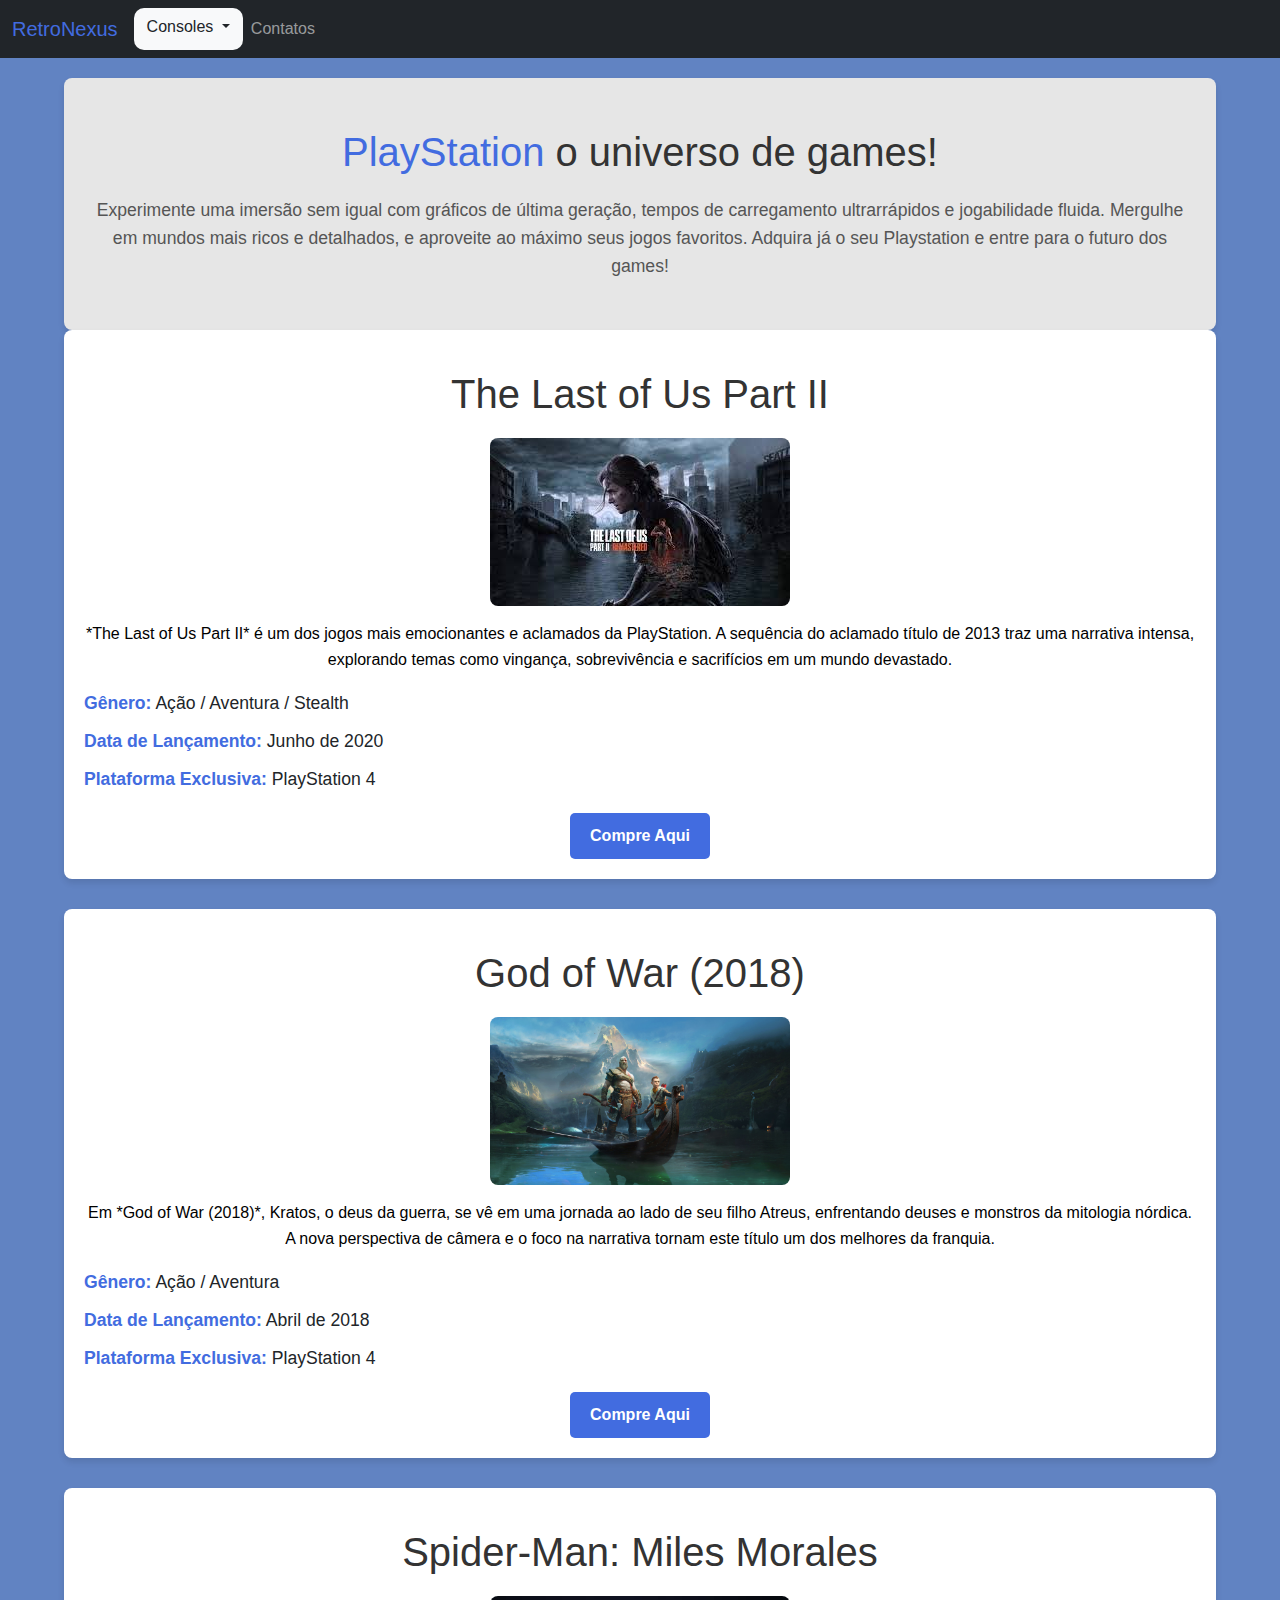
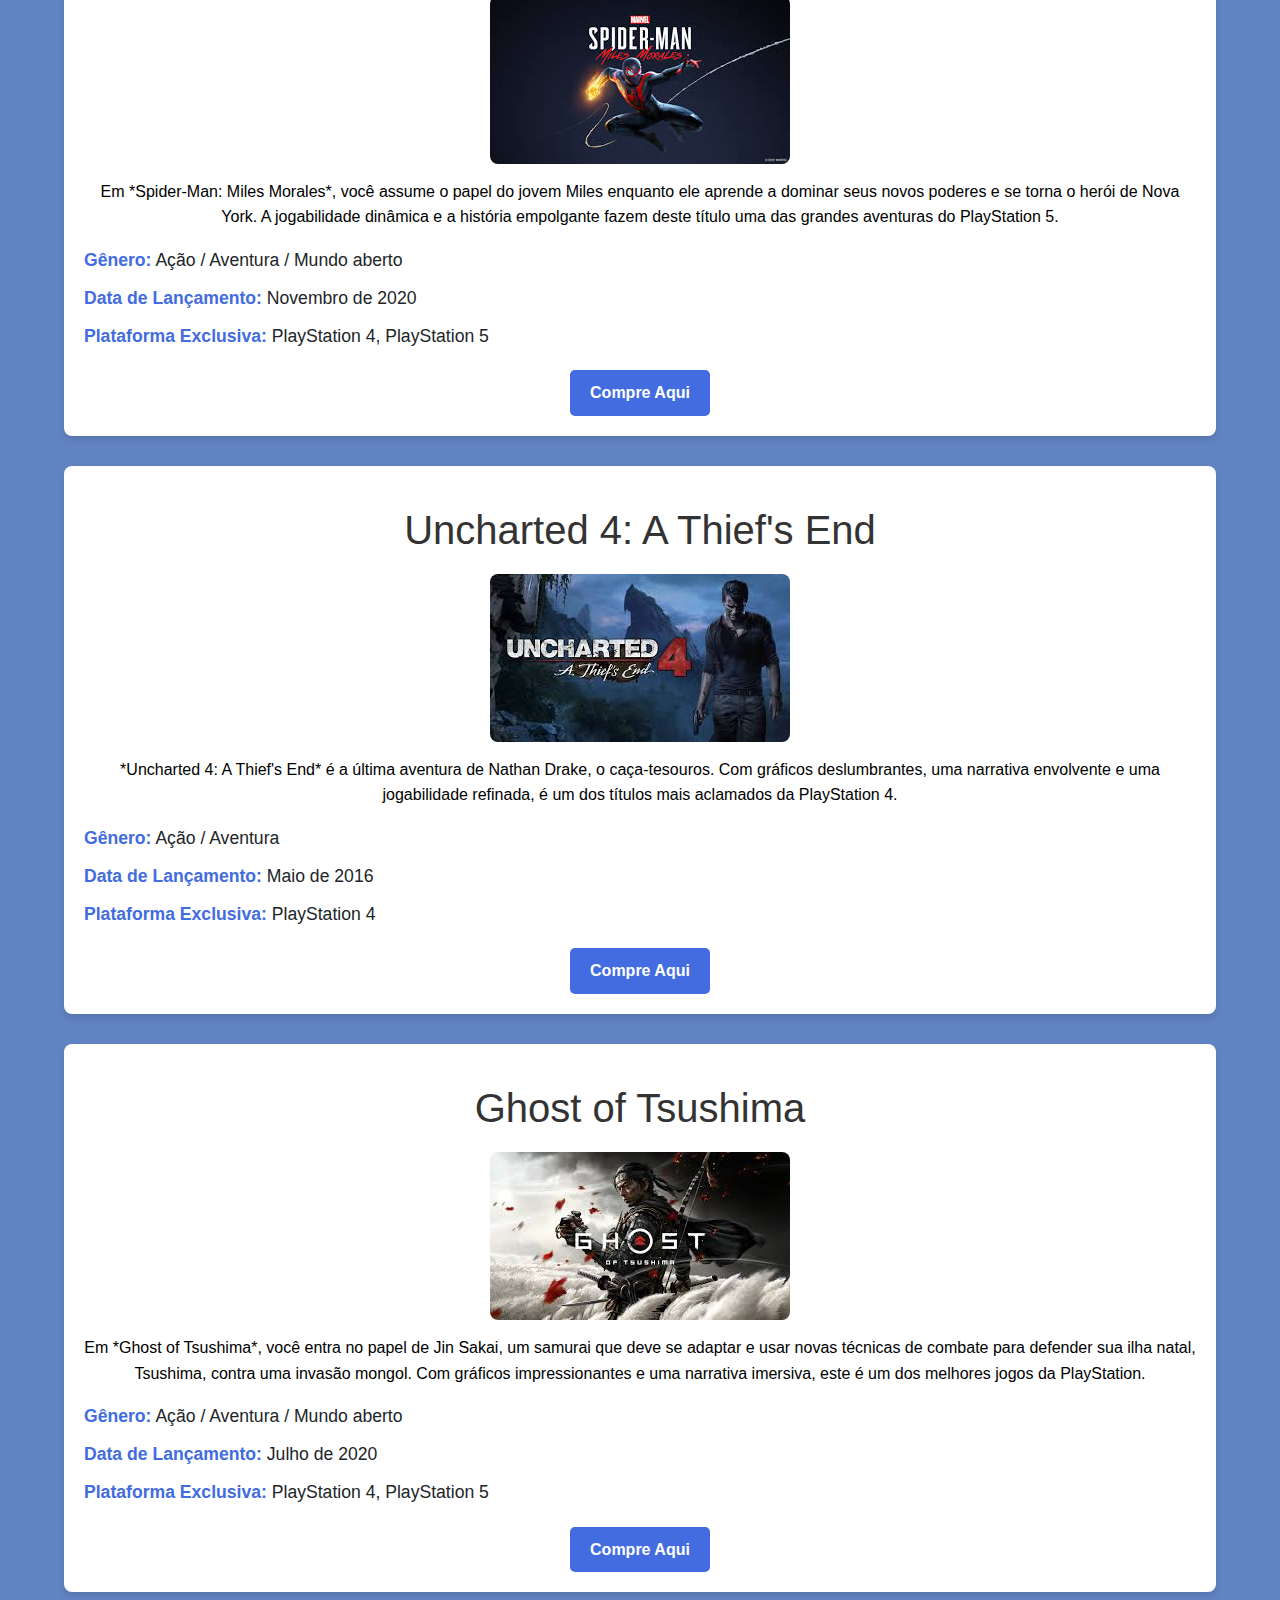
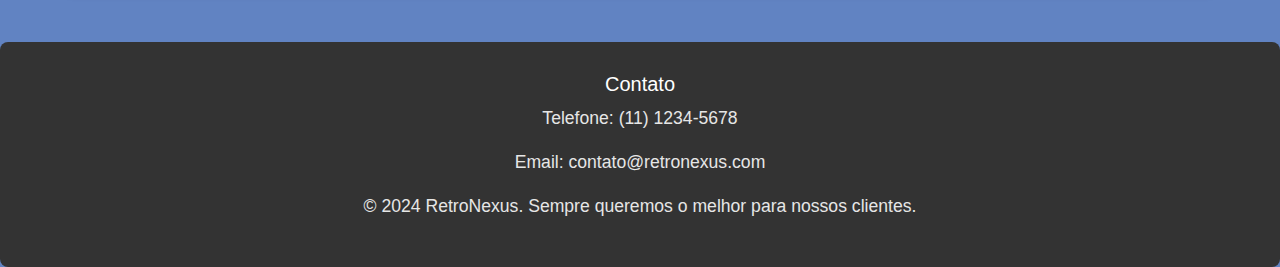
<file: links/xbox/play/index.html>
<!DOCTYPE html>
<html lang="pt-br">
<head>
  <meta charset="UTF-8">
  <meta name="viewport" content="width=device-width, initial-scale=1.0">
  
      <!-- Icon -->
      <link rel="icon" href="assets/img/Nexus.jpg">

      <!-- Bootstrapp -->
      <link href="https://cdn.jsdelivr.net/npm/bootstrap@5.3.3/dist/css/bootstrap.min.css" rel="stylesheet" integrity="sha384-QWTKZyjpPEjISv5WaRU9OFeRpok6YctnYmDr5pNlyT2bRjXh0JMhjY6hW+ALEwIH" crossorigin="anonymous" />
     
  <!-- folha de estilo -->
  <link rel="stylesheet" href="style.css">
  <title>Retro Nexus</title>
</head>
<body>
  <header>
    <nav class="navbar navbar-expand-lg navbar-dark bg-dark">
        <div class="container-fluid">
          <a class="navbar-brand" href="#"><span class="span1">Retro</span><span class="span2">Nexus</span></a>
          <button class="navbar-toggler" type="button" data-bs-toggle="collapse" data-bs-target="#navbarNav" aria-controls="navbarNav" aria-expanded="false" aria-label="Toggle navigation">
            <span class="navbar-toggler-icon"></span>
          </button>
          <div class="collapse navbar-collapse" id="navbarNav">
            <ul class="navbar-nav">
              <div class="dropdown navbar-dark bg-light">
                <button class="btn  dropdown-toggle" type="button" id="dropdownMenuButton1" data-bs-toggle="dropdown" aria-expanded="false">
                  Consoles
                </button>
                <ul class="dropdown-menu" aria-labelledby="dropdownMenuButton1">
                  <li><a class="dropdown-item" href="links/xbox/index.html">Xbox</a></li>
                  <li><a class="dropdown-item" href="index.html">Playstation</a></li>
                  <li><a class="dropdown-item" href="links/nintendo/index.html">Nintendo</a></li>
                </ul>
              </div>

              <li class="nav-item">
                <a class="nav-link" href="#contatos">Contatos</a>
              </li>

            </ul>
          </div>
        </div>
      </nav>
</header>

  <main>

    <!-- Seção PlayStation -->
    <section id="playstation">
      <h2><span>PlayStation</span> o universo de games! </h2>
      <p>Experimente uma imersão sem igual com gráficos de última geração, tempos de carregamento ultrarrápidos e jogabilidade fluida. Mergulhe em mundos mais ricos e detalhados, e aproveite ao máximo seus jogos favoritos. Adquira já o seu Playstation e entre para o futuro dos games!</p>
    </section>

    <!-- Seção The Last of Us Part II -->
    <section class="produto" >
      <h2>The Last of Us Part II</h2>
      <img src="img/the last.jpg" alt="Imagem do jogo The Last of Us Part II com Ellie e o mundo pós-apocalíptico">
      <p class="p-produtos">*The Last of Us Part II* é um dos jogos mais emocionantes e aclamados da PlayStation. A sequência do aclamado título de 2013 traz uma narrativa intensa, explorando temas como vingança, sobrevivência e sacrifícios em um mundo devastado.</p>
      <ul>
        <li><strong>Gênero:</strong> Ação / Aventura / Stealth</li>
        <li><strong>Data de Lançamento:</strong> Junho de 2020</li>
        <li><strong>Plataforma Exclusiva:</strong> PlayStation 4</li>
      </ul>
      <a href="https://www.playstation.com/pt-br/games/the-last-of-us-part-ii/" class="btn-comprar">Compre Aqui</a>
    </section>

    <!-- Seção God of War (2018) -->
    <section class="produto">
      <h2>God of War (2018)</h2>
      <img src="img/god-of-war.jpg" alt="Imagem do jogo God of War com Kratos e Atreus lutando em um cenário nórdico">
      <p class="p-produtos">Em *God of War (2018)*, Kratos, o deus da guerra, se vê em uma jornada ao lado de seu filho Atreus, enfrentando deuses e monstros da mitologia nórdica. A nova perspectiva de câmera e o foco na narrativa tornam este título um dos melhores da franquia.</p>
      <ul>
        <li><strong>Gênero:</strong> Ação / Aventura</li>
        <li><strong>Data de Lançamento:</strong> Abril de 2018</li>
        <li><strong>Plataforma Exclusiva:</strong> PlayStation 4</li>
      </ul>
      <a href="https://www.playstation.com/pt-br/games/god-of-war/" class="btn-comprar">Compre Aqui</a>
    </section>

    <!-- Seção Spider-Man: Miles Morales -->
    <section class="produto" >
      <h2>Spider-Man: Miles Morales</h2>
      <img src="img/spider-man.jpg" alt="Imagem do jogo Spider-Man: Miles Morales com Miles em ação no skyline de Nova York">
      <p class="p-produtos">Em *Spider-Man: Miles Morales*, você assume o papel do jovem Miles enquanto ele aprende a dominar seus novos poderes e se torna o herói de Nova York. A jogabilidade dinâmica e a história empolgante fazem deste título uma das grandes aventuras do PlayStation 5.</p>
      <ul>
        <li><strong>Gênero:</strong> Ação / Aventura / Mundo aberto</li>
        <li><strong>Data de Lançamento:</strong> Novembro de 2020</li>
        <li><strong>Plataforma Exclusiva:</strong> PlayStation 4, PlayStation 5</li>
      </ul>
      <a href="https://www.playstation.com/pt-br/games/marvels-spider-man-miles-morales/" class="btn-comprar">Compre Aqui</a>
    </section>

    <!-- Seção Uncharted 4: A Thief's End -->
    <section class="produto" >
      <h2>Uncharted 4: A Thief's End</h2>
      <img src="img/uncharted.jpg" alt="Imagem do jogo Uncharted 4 com Nathan Drake em ação em uma busca por tesouros">
      <p class="p-produtos">*Uncharted 4: A Thief's End* é a última aventura de Nathan Drake, o caça-tesouros. Com gráficos deslumbrantes, uma narrativa envolvente e uma jogabilidade refinada, é um dos títulos mais aclamados da PlayStation 4.</p>
      <ul>
        <li><strong>Gênero:</strong> Ação / Aventura</li>
        <li><strong>Data de Lançamento:</strong> Maio de 2016</li>
        <li><strong>Plataforma Exclusiva:</strong> PlayStation 4</li>
      </ul>
      <a href="https://www.playstation.com/pt-br/games/uncharted-4-a-thiefs-end/" class="btn-comprar">Compre Aqui</a>
    </section>

    <!-- Seção Ghost of Tsushima -->
    <section class="produto" >
      <h2>Ghost of Tsushima</h2>
      <img src="img/ghost.jpg" alt="Imagem do jogo Ghost of Tsushima com Jin Sakai em combate samurai">
      <p class="p-produtos">Em *Ghost of Tsushima*, você entra no papel de Jin Sakai, um samurai que deve se adaptar e usar novas técnicas de combate para defender sua ilha natal, Tsushima, contra uma invasão mongol. Com gráficos impressionantes e uma narrativa imersiva, este é um dos melhores jogos da PlayStation.</p>
      <ul>
        <li><strong>Gênero:</strong> Ação / Aventura / Mundo aberto</li>
        <li><strong>Data de Lançamento:</strong> Julho de 2020</li>
        <li><strong>Plataforma Exclusiva:</strong> PlayStation 4, PlayStation 5</li>
      </ul>
      <a href="https://www.playstation.com/pt-br/games/ghost-of-tsushima/" class="btn-comprar">Compre Aqui</a>
    </section>

  </main>

  <footer id="contatos">
    <h5 class="footer">Contato</h5>
    <div class="conto">
    <p>Telefone: (11) 1234-5678</p>
    <p>Email: contato@retronexus.com</p>
    </div>
<div class="conto">
  <p>&copy; 2024 RetroNexus. Sempre queremos o melhor para nossos clientes.</p>
</div>
</footer>



<script src="https://cdn.jsdelivr.net/npm/@popperjs/core@2.11.6/dist/umd/popper.min.js"></script>
<script src="https://cdn.jsdelivr.net/npm/bootstrap@5.3.3/dist/js/bootstrap.bundle.min.js" integrity="sha384-YvpcrYf0tY3lHB60NNkmXc5s9fDVZLESaAA55NDzOxhy9GkcIdslK1eN7N6jIeHz" crossorigin="anonymous"></script>
</body>
</html>
</file>
<file: css/style.css>
*{
    padding: 0;
    margin: 0;
    box-sizing: border-box;
    font-family: Helvetica, sans-serif;


}
body{
      background-color: #f7f7f7;
}

:root{
    --cor-retro: #ff5757;
    --cor-nexus: #ffde59;
    --azu-claro: #3c4286;
    --branco: #ffff;
    --preto: #000;
    --azul-escuro: #0f172e;
    --max-width: 1240px;

}
section {
  max-width: var(--max-width);
  width: 100%;
  margin: auto;
  padding: 80px 0;
}

header {
    width: 100%;
    height: 100%;
    background: linear-gradient(to bottom, rgba(0, 0, 0, 0), rgba(0, 0, 0, 0.1));
    z-index: -2;
  }

  h1, h2, h3, h4, h5, p{
    color: var(--branco);
  }

  .dropdown{
    color: var(--preto);
    border-radius: 10px;
  }
  

  /* Sobre */
 .span1 {
    color: var(--cor-retro);
    text-shadow: 0 0 10px var(--cor-nexus);
  }
  
.span2 {
    color: var(--cor-nexus);
    text-shadow: 0 0 10px var(--cor-retro);
  }
  

.sobre-nos {
    padding: 100px 80px;
  }
  
  .sobre-nos h1 {
    font-size: 48px;
    font-weight: 800;
    margin-bottom: 20px;
  }


  .sobre-nos p {
    font-size: 18px;
    font-weight: 400;
    text-align: justify;
  }

  .loja {
    width: 40%;
    display: flex;
    justify-content: center;
    align-items: center;
    position: relative;
  }
  
  .loja::before {
    content: "";
    position: absolute;
    width: 70%;
    height: 150%;
    background: var(--cor-nexus);
    border-radius: 10px;
    z-index: 0;
  }
  
  .loja {
    z-index: 1;
    width: 50%;
    border-radius: 24px;
  }

  .sobre-nos{
    background-color: var(--azul-escuro);
    margin: 10px auto;
    border-radius: 15px;
  }

  /* Produtos */

  #produtos{
    color: #34495e;
    text-align: center;
    font-style: italic;
    font-weight: bold;
    font-size: 100px;
  }

  .botao{
    color: var(--azu-claro);
    width: 20px;
    border-radius: 34px;
  }

  .card-title{
    color: var(--azu-claro);
    text-align: center;
    font-size: 20px;
  }

  .container-produtos{
    max-width: var(--max-width);
    display: flex;
    padding: 10px;
    margin: 15px;
    width: 1300px;

  }
  
  .card-text{
    color: #34495e;
    font-size: 20px;
  }


  /* FOOTER */
  footer{
    background-color: #34495e;
    justify-content: center;
    align-items: center;
    padding: 30px;
  }

  .conto{
    text-align: center;
    font-size: 15px;
  }

  .footer{
    text-align: center;
    font-size: 30px;
  }
  

@media only screen and (max-width: 768px) {

  .navbar {
    flex-direction: column;
    align-items: center;
  }
  .navbar-nav {
    flex-direction: column;
  }
  .nav-item {
    margin-bottom: 10px;
  }
  

  .sobre-nos {
    flex-direction: column;
  }
  .sobre-nos h1 {
    font-size: 24px;
    font-weight: bold;
  }
  .sobre-nos {
    flex-direction: column-reverse;
  }
  .loja {
    width: 100%;
    height: auto;
    margin-bottom: 20px;
  }
  .container-texto {
    text-align: center;
  }

  
  .container-produtos {
    flex-direction: column;
  }
  #produtos {
    display: none;
  }
  .card {
    width: 30%;
    margin-bottom: 20px;
    margin-right: 10px;
  }
  
  

  .conto {
    margin-bottom: 20px;
  }
}


@media only screen and (min-width: 769px) and (max-width: 1024px) {

  .navbar {
    flex-direction: row;
    justify-content: space-between;
  }
  .navbar-nav {
    flex-direction: row;
  }
  .nav-item {
    margin-right: 20px;
  }
  

  .sobre-nos {
    flex-direction: row;
  }
  .loja {
    width: 50%;
    height: auto;
  }
  

  .container-produtos {
    flex-direction: row;
    flex-wrap: wrap;
  }
  .card {
    width: 90%;
    margin-bottom: 5px;
    margin-right: 5px;
  }
}
</file>
<file: links/nintendo/style.css>
* {
  margin: 0;
  padding: 0;
  box-sizing: border-box;
}


body {
  font-family: Arial, sans-serif;
  line-height: 1.6;
  background-color: #d81313;
}

section {
width: 100%;
margin: auto;
padding: 80px 0;
}

header {
width: 100%;
height: 100%;
background: linear-gradient(to bottom, #e6e6e6, rgba(0, 0, 0, 0.1));
background-color: #e6e6e6;
z-index: -2;
}

h1, h2, h3, h4, h5, p{
color: white;
}

.dropdown{
color: black;
border-radius: 10px;
}


main {
  width: 90%;
  margin: 20px auto;
  max-width: 1200px;
}

/* Estilo do título principal */
h2 {
  text-align: center;
  margin: 20px 0;
  font-size: 2.5em;
  color: #333;
}

h3 {
  text-align: center;
  font-size: 1.5em;
  margin-top: 20px;
  color: #333;
}

/* Seções dos produtos */
span{
  color: #d81313;
}
.produto {
  background-color: white;
  border-radius: 8px;
  box-shadow: 0 4px 6px rgba(0, 0, 0, 0.1);
  margin-bottom: 30px;
  padding: 20px;
  text-align: center;
}
p{
  color: #e6e6e6;
}
.p-produtos{
  color: black;
}

.produto img {
  max-width: 100%;
  height: auto;
  border-radius: 8px;
  margin-bottom: 15px;
}

.produto ul {
  list-style: none;
  padding: 0;
  text-align: left;
  margin-bottom: 20px;
}

.produto li {
  font-size: 1.1em;
  margin-bottom: 10px;
}

.produto strong {
  color: #d81313;
}

.produto a.btn-comprar {
  display: inline-block;
  background-color: #d81313;
  color: white;
  text-decoration: none;
  padding: 10px 20px;
  border-radius: 5px;
  transition: background-color 0.3s;
  font-weight: bold;
}

.produto a.btn-comprar:hover {
  background-color: #ff1b1b;
}

/* Estilo para o playstation */
#nintendo {
  background-color: #e6e6e6;
  padding: 30px;
  border-radius: 8px;
  box-shadow: 0 4px 6px rgba(0, 0, 0, 0.1);
  text-align: center;
}

#nintendo img.xbox {
  width: 80%;
  max-width: 500px;
  margin: 20px 0;
}

#nintendo p {
  font-size: 1.1em;
  margin-bottom: 20px;
  color: #555;
}

#nintendo .btn-comprar {
  display: inline-block;
  background-color: #d81313;
  color: white;
  text-decoration: none;
  padding: 15px 30px;
  border-radius: 5px;
  font-size: 1.2em;
}

#nintendo .btn-comprar:hover {
  background-color: #8f0606;
}

img{
  height: 700px;
  width: 300px;
}

/* Rodapé */
footer {
  background-color: #333;
  color: white;
  padding: 30px;
  text-align: center;
  border-radius: 8px;
  margin-top: 50px;
}

footer img {
  width: 120px;
  height: auto;
  margin: 15px 0;
}

footer p {
  font-size: 1.1em;
}


@media (max-width: 768px) {
  h2 {
    font-size: 50px;
  }

  .produto {
    padding: 15px;
  }

  .produto img {
    width: 100vh;
  }
  .produto {
    display: grid;
    grid-template-columns: 1fr;
    gap: 35px;
  }
  
  .produto img {
    width: 100%;
    height: auto;
  }
  
  .produto .p-produtos {
    display: none;
  }
  .produto a.btn-comprar {
    padding: 12px 25px;
  }

  footer {
    padding: 20px;
  }
}
@media only screen and (min-width: 769px) and (max-width: 1024px) {


  .produto {
    padding: 50px;
  }

  .produto img {
    width: 100vh;
  }
  .produto {
    display: grid;
    grid-template-columns: 1fr;
    gap: 35px;
  }
  
  .produto img {
    width: 100%;
    height: auto;
  }
  
  .produto .p-produtos {
    display: none;
  }
  .produto a.btn-comprar {
    padding: 12px 25px;
  }

  footer {
    padding: 20px;
  }
}
</file>
<file: links/play/style.css>
* {
    margin: 0;
    padding: 0;
    box-sizing: border-box;
  }
  
  
  body {
    font-family: Arial, sans-serif;
    line-height: 1.6;
    background-color: #6183c2;
  }

section {
width: 100%;
margin: auto;
padding: 80px 0;
}

header {
  width: 100%;
  height: 100%;
  background: linear-gradient(to bottom, #e6e6e6, rgba(0, 0, 0, 0.1));
  background-color: #e6e6e6;
  z-index: -2;
}

h1, h2, h3, h4, h5, p{
  color: white;
}

.dropdown{
  color: black;
  border-radius: 10px;
}


  main {
    width: 90%;
    margin: 20px auto;
    max-width: 1200px;
  }
  
  /* Estilo do título principal */
  h2 {
    text-align: center;
    margin: 20px 0;
    font-size: 2.5em;
    color: #333;
  }
  
  h3 {
    text-align: center;
    font-size: 1.5em;
    margin-top: 20px;
    color: #333;
  }
  
  /* Seções dos produtos */
  span{
    color: #426ce0;
  }
  .produto {
    background-color: white;
    border-radius: 8px;
    box-shadow: 0 4px 6px rgba(0, 0, 0, 0.1);
    margin-bottom: 30px;
    padding: 20px;
    text-align: center;
  }
  p{
    color: #e6e6e6;
  }
  .p-produtos{
    color: black;
  }
  
  .produto img {
    max-width: 100%;
    height: auto;
    border-radius: 8px;
    margin-bottom: 15px;
  }
  
  .produto ul {
    list-style: none;
    padding: 0;
    text-align: left;
    margin-bottom: 20px;
  }
  
  .produto li {
    font-size: 1.1em;
    margin-bottom: 10px;
  }
  
  .produto strong {
    color: #426ce0;
  }
  
  .produto a.btn-comprar {
    display: inline-block;
    background-color: #426ce0;
    color: white;
    text-decoration: none;
    padding: 10px 20px;
    border-radius: 5px;
    transition: background-color 0.3s;
    font-weight: bold;
  }
  
  .produto a.btn-comprar:hover {
    background-color: #2263f0;
  }
  
  /* Estilo para o playstation */
  #playstation {
    background-color: #e6e6e6;
    padding: 30px;
    border-radius: 8px;
    box-shadow: 0 4px 6px rgba(0, 0, 0, 0.1);
    text-align: center;
  }

  #playstation img.xbox {
    width: 80%;
    max-width: 500px;
    margin: 20px 0;
  }
  
  #playstation p {
    font-size: 1.1em;
    margin-bottom: 20px;
    color: #555;
  }
  
  #playstation .btn-comprar {
    display: inline-block;
    background-color: #2a8dfd;
    color: white;
    text-decoration: none;
    padding: 15px 30px;
    border-radius: 5px;
    font-size: 1.2em;
  }
  
  #playstation .btn-comprar:hover {
    background-color: #3f7af8;
  }

  img{
    height: 700px;
    width: 300px;
  }
  
  /* Rodapé */
  footer {
    background-color: #333;
    color: white;
    padding: 30px;
    text-align: center;
    border-radius: 8px;
    margin-top: 50px;
  }
  
  footer img {
    width: 120px;
    height: auto;
    margin: 15px 0;
  }
  
  footer p {
    font-size: 1.1em;
  }
  

  @media (max-width: 768px) {
    h2 {
      font-size: 50px;
    }
  
    .produto {
      padding: 15px;
    }
  
    .produto img {
      width: 100vh;
    }
    .produto {
      display: grid;
      grid-template-columns: 1fr;
      gap: 35px;
    }
    
    .produto img {
      width: 100%;
      height: auto;
    }
    
    .produto .p-produtos {
      display: none;
    }
    .produto a.btn-comprar {
      padding: 12px 25px;
    }
  
    footer {
      padding: 20px;
    }
  }
  @media only screen and (min-width: 769px) and (max-width: 1024px) {

  
    .produto {
      padding: 50px;
    }
  
    .produto img {
      width: 100vh;
    }
    .produto {
      display: grid;
      grid-template-columns: 1fr;
      gap: 35px;
    }
    
    .produto img {
      width: 100%;
      height: auto;
    }
    
    .produto .p-produtos {
      display: none;
    }
    .produto a.btn-comprar {
      padding: 12px 25px;
    }
  
    footer {
      padding: 20px;
    }
  }
</file>
<file: links/xbox/style.css>
* {
    margin: 0;
    padding: 0;
    box-sizing: border-box;
  }
  
  body {
    font-family: Arial, sans-serif;
    line-height: 1.6;
    background-color: #9BC848;
  }

section {
width: 100%;
margin: auto;
padding: 80px 0;
}

header {
  width: 100%;
  height: 100%;
  background: linear-gradient(to bottom, rgba(0, 0, 0, 0), rgba(0, 0, 0, 0.1));
  z-index: -2;
}

h1, h2, h3, h4, h5, p{
  color: white;
}

.dropdown{
  color: black;
  border-radius: 10px;
}



  
  main {
    width: 90%;
    margin: 20px auto;
    max-width: 1200px;
  }
  
  /* Estilo do título principal */
  h2 {
    text-align: center;
    margin: 20px 0;
    font-size: 2.5em;
    color: #333;
  }
  
  h3 {
    text-align: center;
    font-size: 1.5em;
    margin-top: 20px;
    color: #333;
  }
  
  /* Seções dos produtos */
  span{
    color: #9BC848;
  }
  .produto {
    background-color: white;
    border-radius: 8px;
    box-shadow: 0 4px 6px rgba(0, 0, 0, 0.1);
    margin-bottom: 30px;
    padding: 20px;
    text-align: center;
  }
  p{
    color: #e6e6e6;
  }
  .p-produtos{
    color: black;
  }
  
  .produto img {
    max-width: 100%;
    height: auto;
    border-radius: 8px;
    margin-bottom: 15px;
  }
  
  .produto ul {
    list-style: none;
    padding: 0;
    text-align: left;
    margin-bottom: 20px;
  }
  
  .produto li {
    font-size: 1.1em;
    margin-bottom: 10px;
  }
  
  .produto strong {
    color: #9BC848;
  }
  
  .produto a.btn-comprar {
    display: inline-block;
    background-color: #9BC848;
    color: white;
    text-decoration: none;
    padding: 10px 20px;
    border-radius: 5px;
    transition: background-color 0.3s;
    font-weight: bold;
  }
  
  .produto a.btn-comprar:hover {
    background-color: #a7e436;
  }
  
  /* Estilo para o Xbox Series */
  #xbox-series {
    background-color: #e6e6e6;
    padding: 30px;
    border-radius: 8px;
    box-shadow: 0 4px 6px rgba(0, 0, 0, 0.1);
    text-align: center;
  }

  #xbox-series img.xbox {
    width: 80%;
    max-width: 500px;
    margin: 20px 0;
  }
  
  #xbox-series p {
    font-size: 1.1em;
    margin-bottom: 20px;
    color: #555;
  }
  
  #xbox-series .btn-comprar {
    display: inline-block;
    background-color: #9BC848;
    color: white;
    text-decoration: none;
    padding: 15px 30px;
    border-radius: 5px;
    font-size: 1.2em;
  }
  
  #xbox-series .btn-comprar:hover {
    background-color: #a7e436;
  }

  img{
    height: 700px;
    width: 300px;
  }
  
  /* Rodapé */
  footer {
    background-color: #333;
    color: white;
    padding: 30px;
    text-align: center;
    border-radius: 8px;
    margin-top: 50px;
  }
  
  footer img {
    width: 120px;
    height: auto;
    margin: 15px 0;
  }
  
  footer p {
    font-size: 1.1em;
  }
  

  @media (max-width: 768px) {
    h2 {
      font-size: 50px;
    }
  
    .produto {
      padding: 15px;
    }
  
    .produto img {
      width: 100vh;
    }
    .produto {
      display: grid;
      grid-template-columns: 1fr;
      gap: 35px;
    }
    
    .produto img {
      width: 100%;
      height: auto;
    }
    
    .produto .p-produtos {
      display: none;
    }
    .produto a.btn-comprar {
      padding: 12px 25px;
    }
  
    footer {
      padding: 20px;
    }
  }
  @media only screen and (min-width: 769px) and (max-width: 1024px) {

  
    .produto {
      padding: 50px;
    }
  
    .produto img {
      width: 100vh;
    }
    .produto {
      display: grid;
      grid-template-columns: 1fr;
      gap: 35px;
    }
    
    .produto img {
      width: 100%;
      height: auto;
    }
    
    .produto .p-produtos {
      display: none;
    }
    .produto a.btn-comprar {
      padding: 12px 25px;
    }
  
    footer {
      padding: 20px;
    }
  }
</file>
<file: links/xbox/play/style.css>
* {
    margin: 0;
    padding: 0;
    box-sizing: border-box;
  }
  
  
  body {
    font-family: Arial, sans-serif;
    line-height: 1.6;
    background-color: #6183c2;
  }

section {
width: 100%;
margin: auto;
padding: 80px 0;
}

header {
  width: 100%;
  height: 100%;
  background: linear-gradient(to bottom, #e6e6e6, rgba(0, 0, 0, 0.1));
  background-color: #e6e6e6;
  z-index: -2;
}

h2{
  color: white;
}

.dropdown{
  color: white;
  border-radius: 10px;
}


  main {
    width: 90%;
    margin: 20px auto;
    max-width: 1200px;
  }
  
  /* Estilo do título principal */
  h2 {
    text-align: center;
    margin: 20px 0;
    font-size: 2.5em;
    color: #333;
  }
  
  h3 {
    text-align: center;
    font-size: 1.5em;
    margin-top: 20px;
    color: #333;
  }
  
  /* Seções dos produtos */
  span{
    color: #426ce0;
  }
  .produto {
    background-color: white;
    border-radius: 8px;
    box-shadow: 0 4px 6px rgba(0, 0, 0, 0.1);
    margin-bottom: 30px;
    padding: 20px;
    text-align: center;
  }
  p{
    color: #e6e6e6;
  }
  .p-produtos{
    color: black;
  }
  
  .produto img {
    max-width: 100%;
    height: auto;
    border-radius: 8px;
    margin-bottom: 15px;
  }
  
  .produto ul {
    list-style: none;
    padding: 0;
    text-align: left;
    margin-bottom: 20px;
  }
  
  .produto li {
    font-size: 1.1em;
    margin-bottom: 10px;
  }
  
  .produto strong {
    color: #426ce0;
  }
  
  .produto a.btn-comprar {
    display: inline-block;
    background-color: #426ce0;
    color: white;
    text-decoration: none;
    padding: 10px 20px;
    border-radius: 5px;
    transition: background-color 0.3s;
    font-weight: bold;
  }
  
  .produto a.btn-comprar:hover {
    background-color: #2263f0;
  }
  
  /* Estilo para o playstation */
  #playstation {
    background-color: #e6e6e6;
    padding: 30px;
    border-radius: 8px;
    box-shadow: 0 4px 6px rgba(0, 0, 0, 0.1);
    text-align: center;
  }

  #playstation img.xbox {
    width: 80%;
    max-width: 500px;
    margin: 20px 0;
  }
  
  #playstation p {
    font-size: 1.1em;
    margin-bottom: 20px;
    color: #555;
  }
  
  #playstation .btn-comprar {
    display: inline-block;
    background-color: #2a8dfd;
    color: white;
    text-decoration: none;
    padding: 15px 30px;
    border-radius: 5px;
    font-size: 1.2em;
  }
  
  #playstation .btn-comprar:hover {
    background-color: #3f7af8;
  }

  img{
    height: 700px;
    width: 300px;
  }
  
  /* Rodapé */
  footer {
    background-color: #333;
    color: white;
    padding: 30px;
    text-align: center;
    border-radius: 8px;
    margin-top: 50px;
  }
  
  footer img {
    width: 120px;
    height: auto;
    margin: 15px 0;
  }
  
  footer p {
    font-size: 1.1em;
  }
  

  @media (max-width: 768px) {
    h2 {
      font-size: 50px;
    }
  
    .produto {
      padding: 15px;
    }
  
    .produto img {
      width: 100vh;
    }
    .produto {
      display: grid;
      grid-template-columns: 1fr;
      gap: 35px;
    }
    
    .produto img {
      width: 100%;
      height: auto;
    }
    
    .produto .p-produtos {
      display: none;
    }
    .produto a.btn-comprar {
      padding: 12px 25px;
    }
  
    footer {
      padding: 20px;
    }
  }
  @media only screen and (min-width: 769px) and (max-width: 1024px) {

  
    .produto {
      padding: 50px;
    }
  
    .produto img {
      width: 100vh;
    }
    .produto {
      display: grid;
      grid-template-columns: 1fr;
      gap: 35px;
    }
    
    .produto img {
      width: 100%;
      height: auto;
    }
    
    .produto .p-produtos {
      display: none;
    }
    .produto a.btn-comprar {
      padding: 12px 25px;
    }
  
    footer {
      padding: 20px;
    }
  }
</file>
